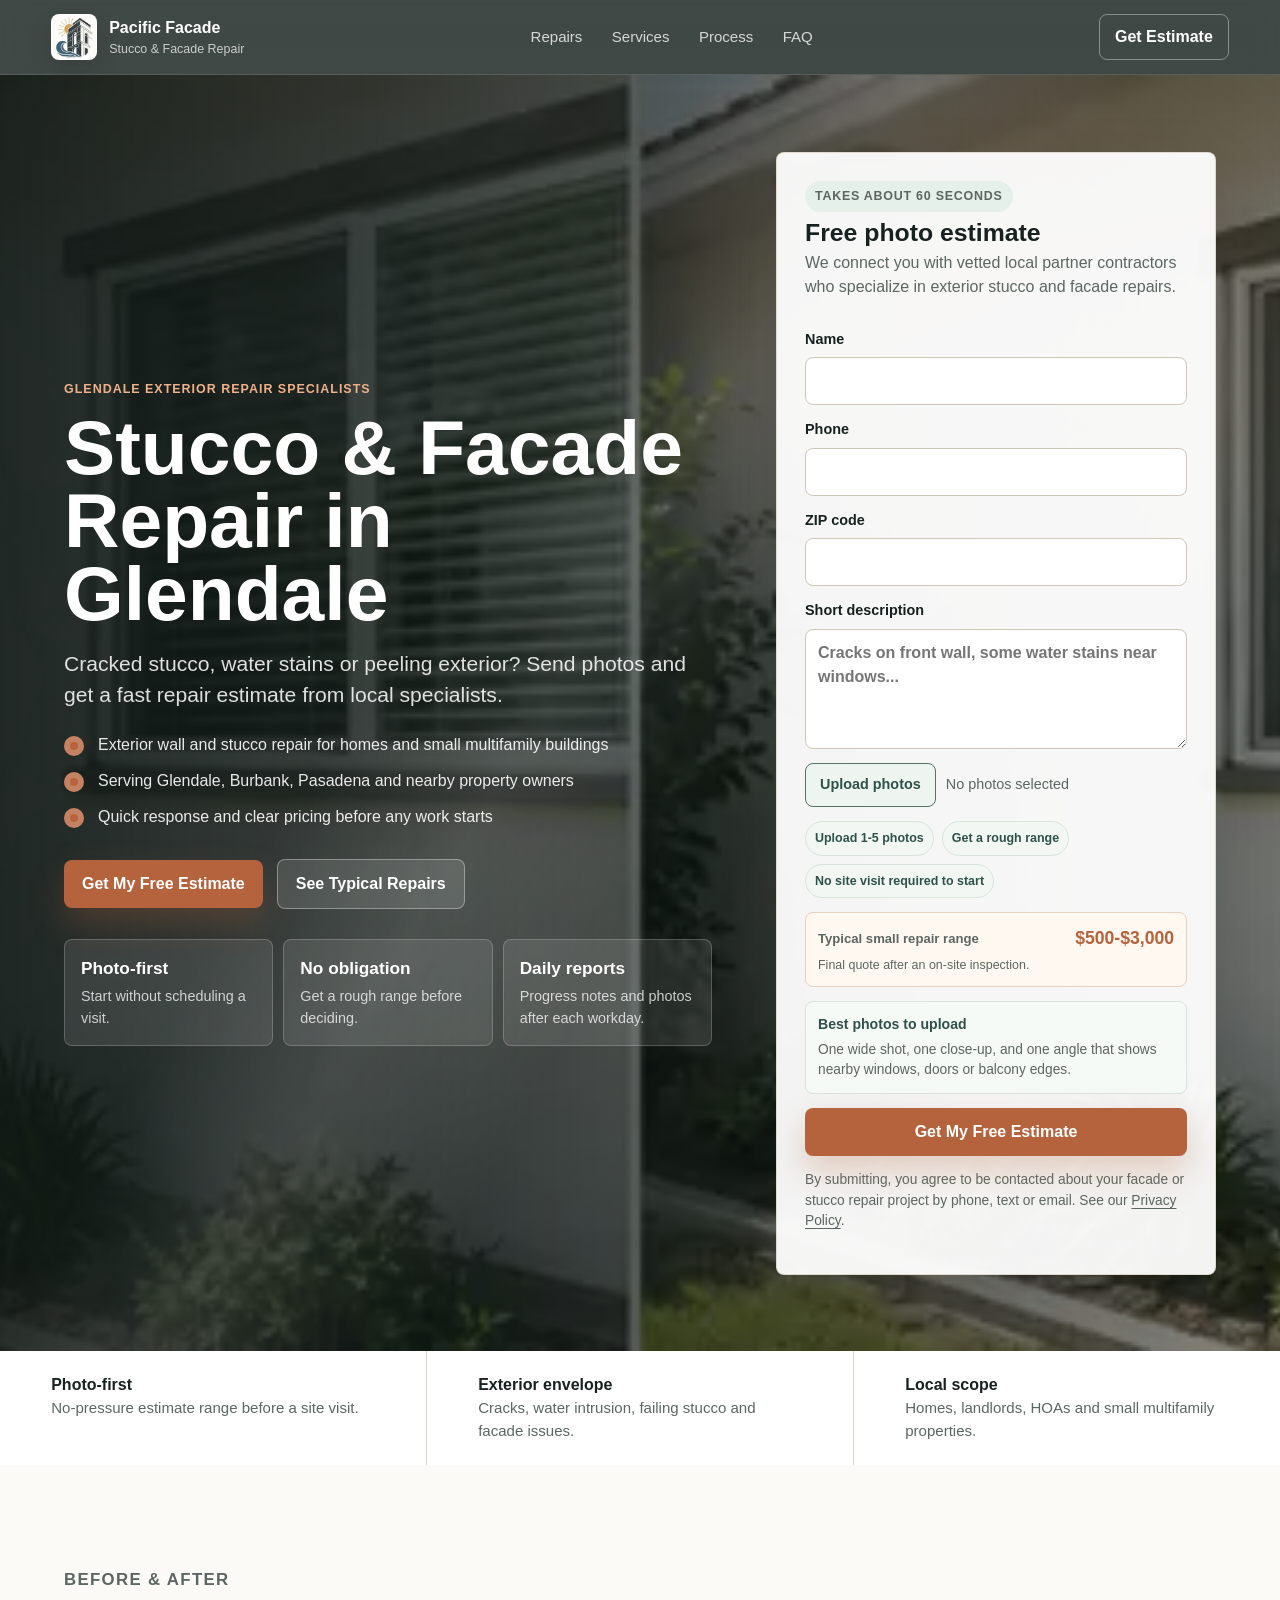
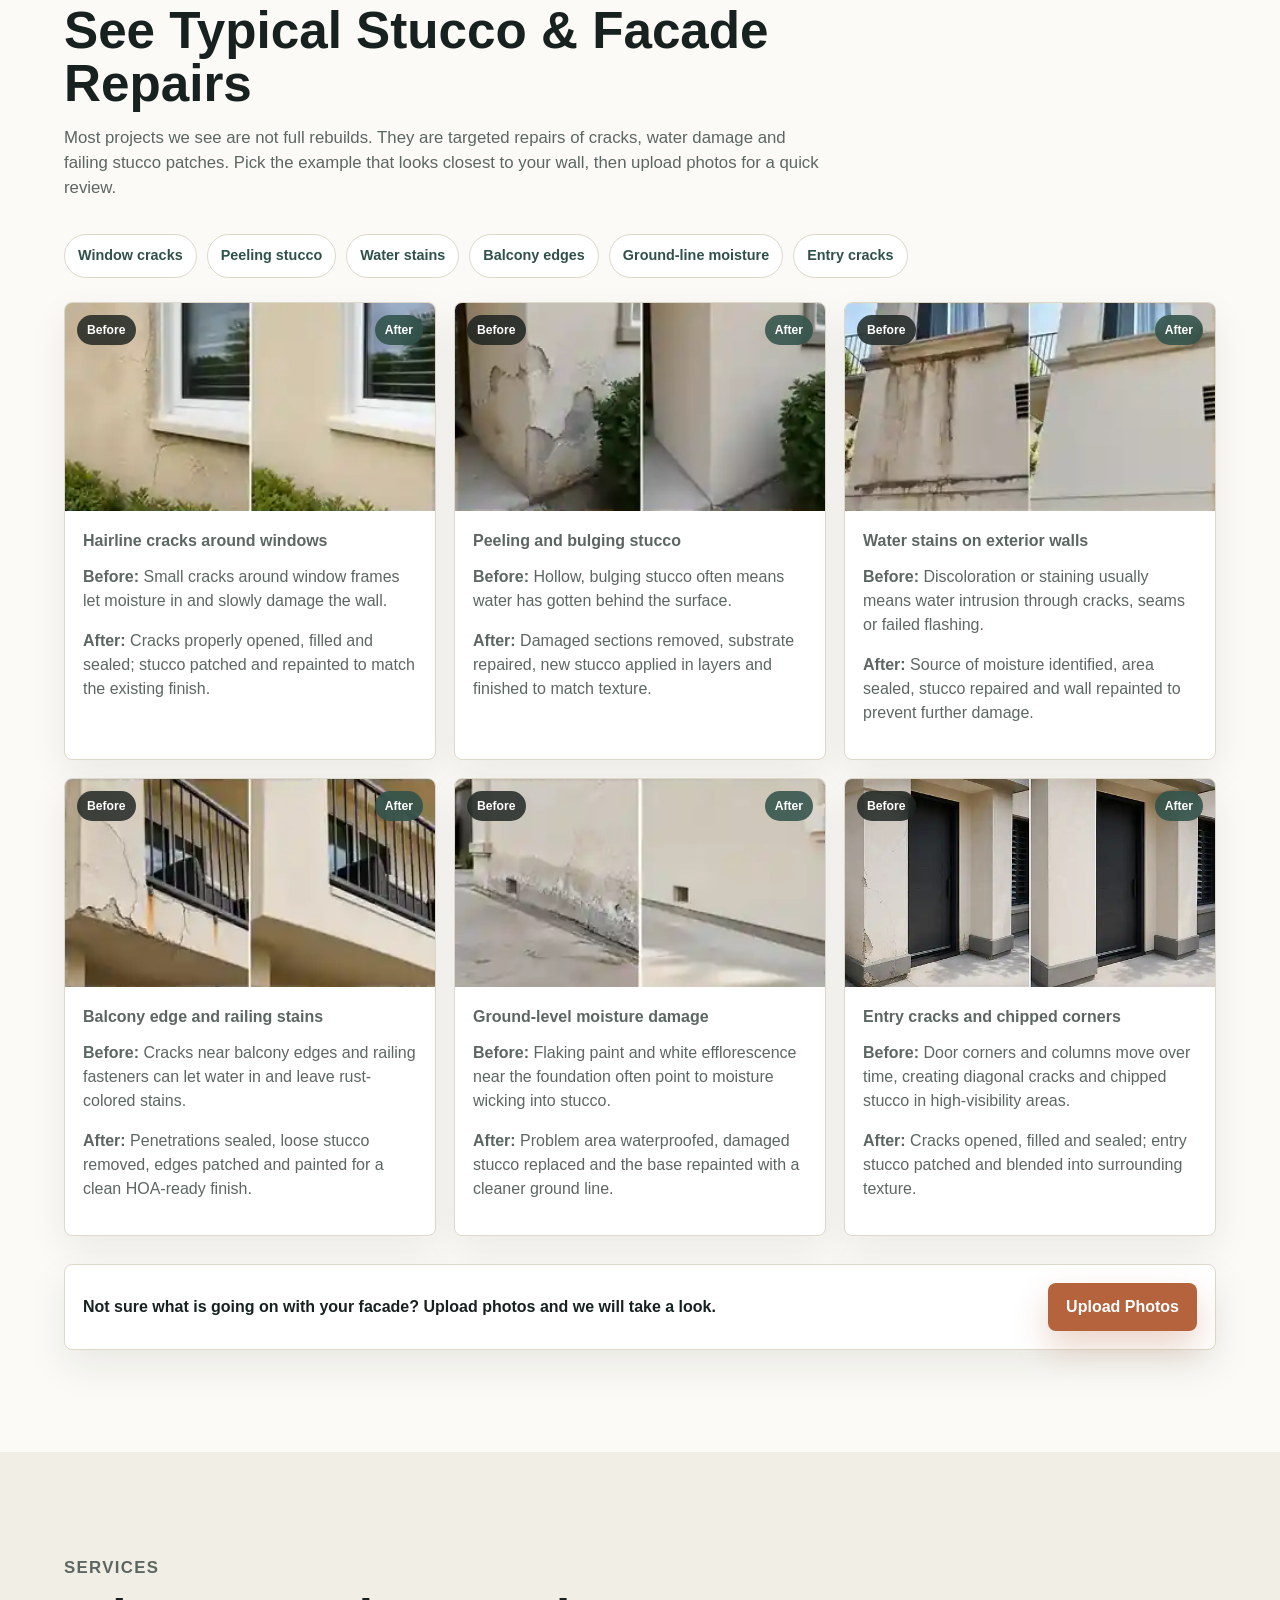
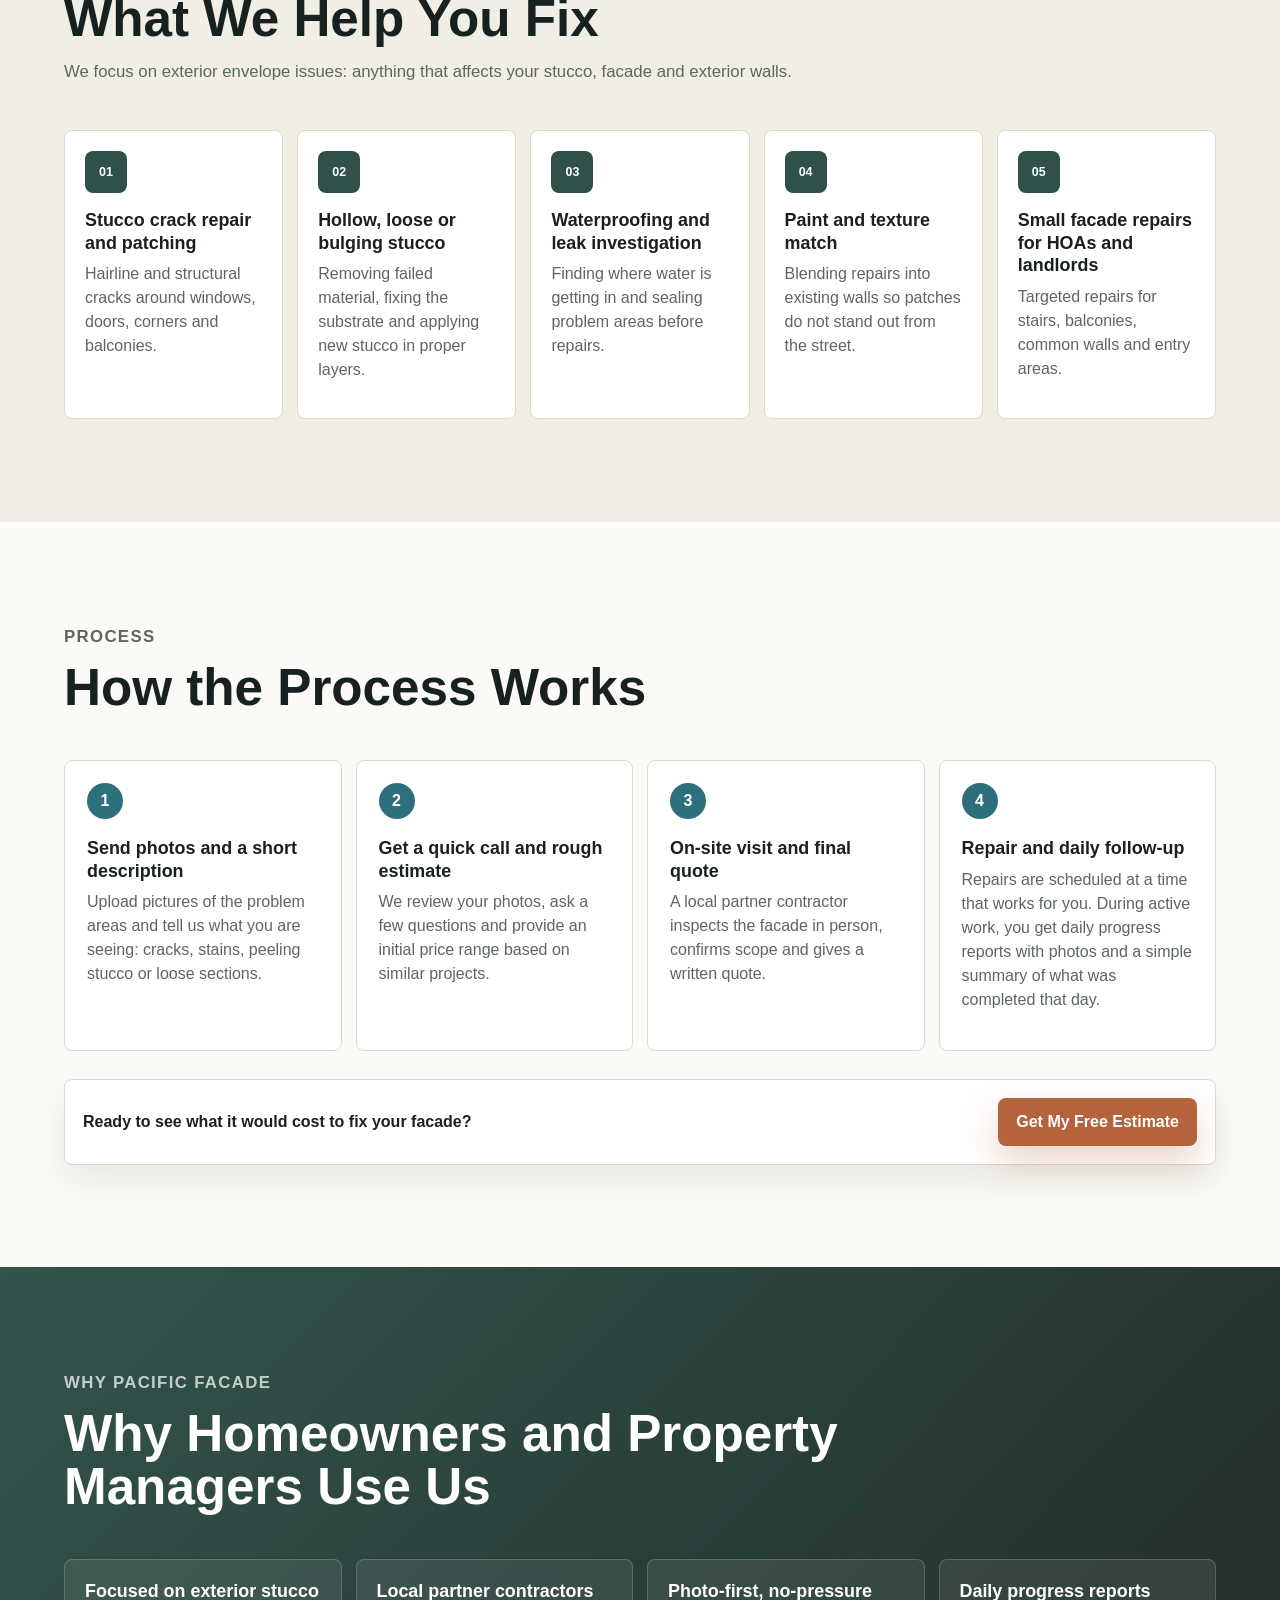
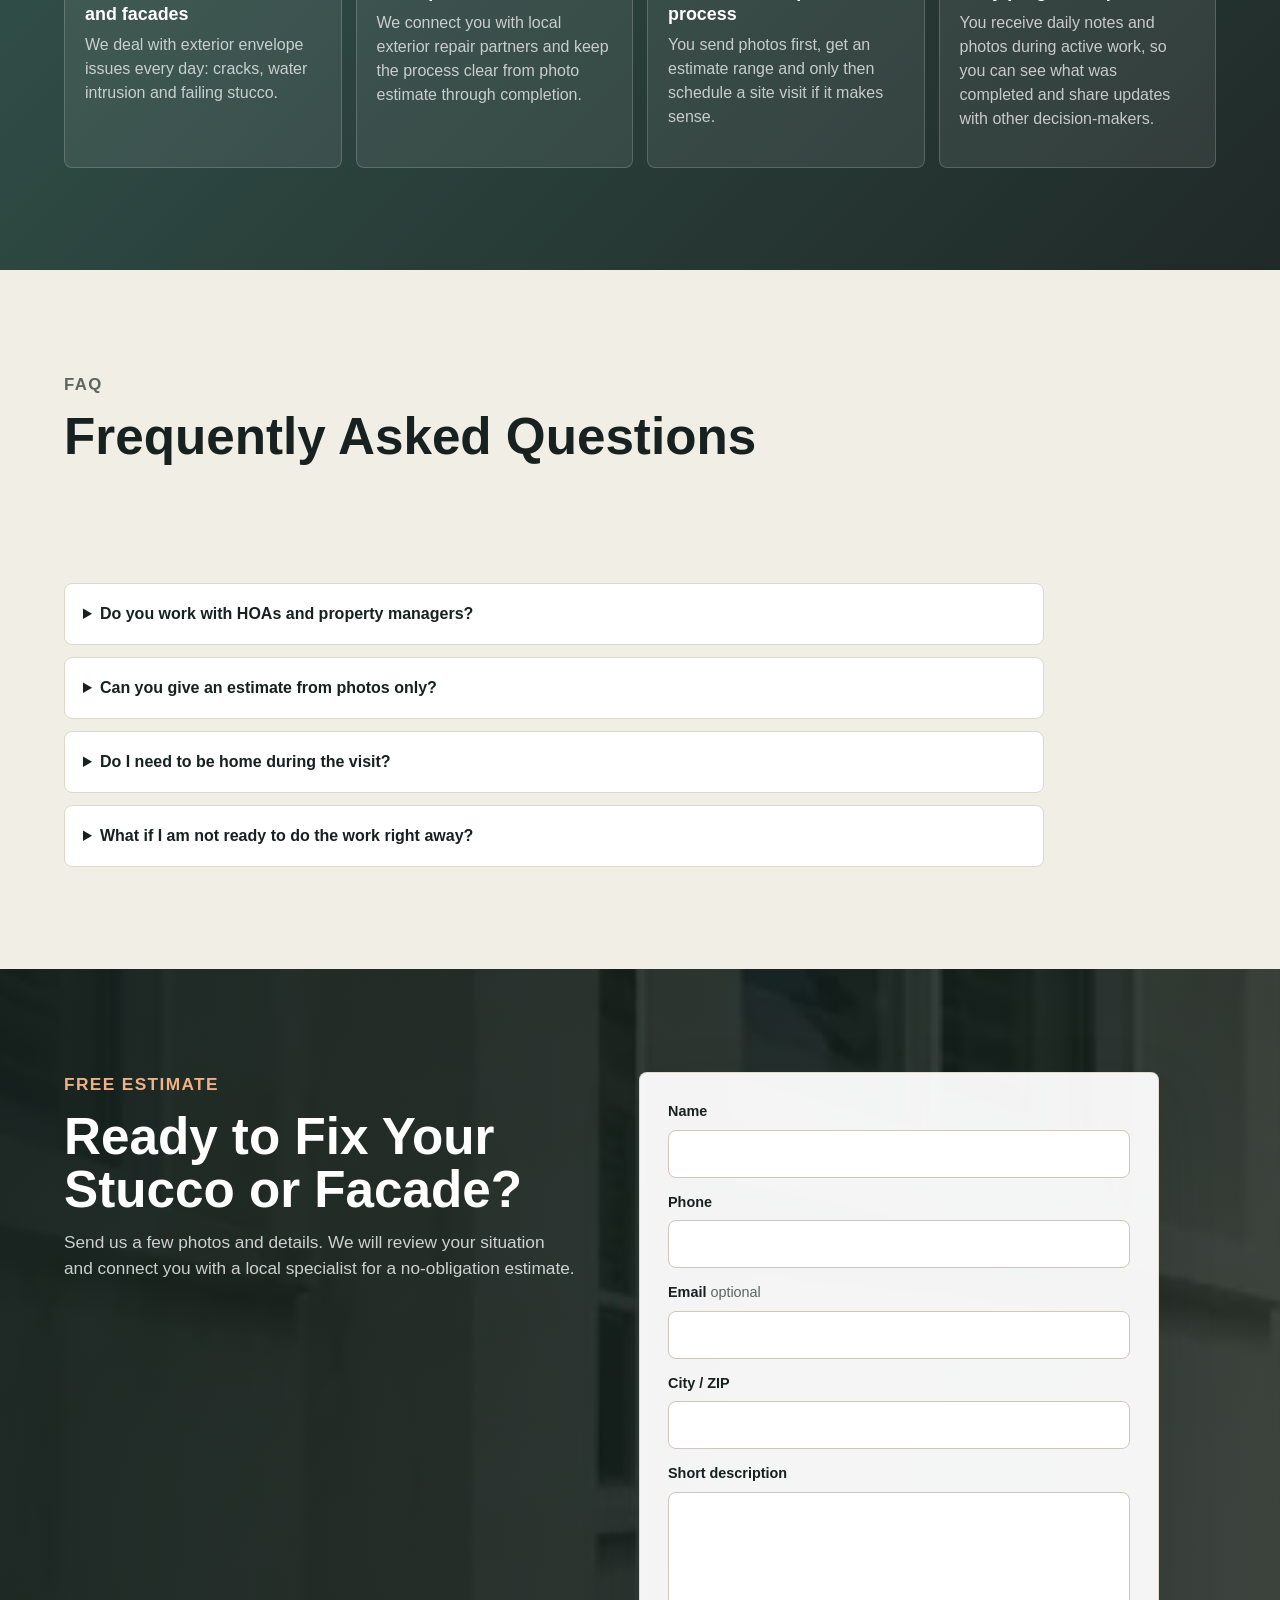
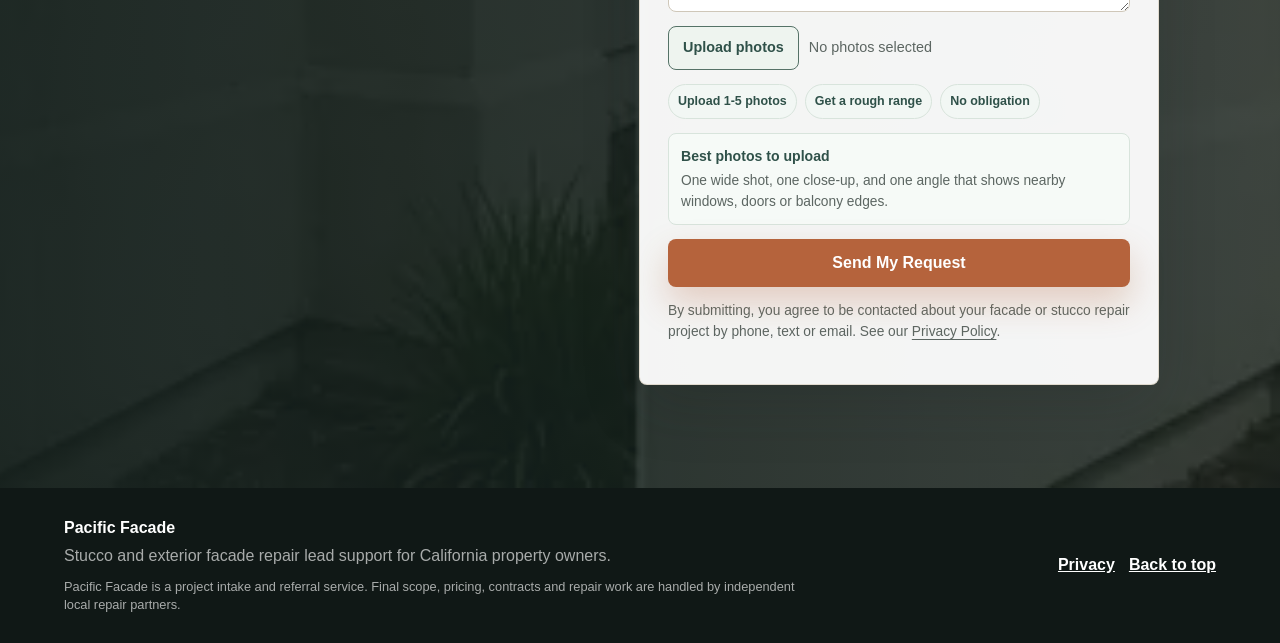
<file: index.html>
<!doctype html>
<html lang="en">
  <head>
    <!-- Google Tag Manager -->
    <script>(function(w,d,s,l,i){w[l]=w[l]||[];w[l].push({'gtm.start':
    new Date().getTime(),event:'gtm.js'});var f=d.getElementsByTagName(s)[0],
    j=d.createElement(s),dl=l!='dataLayer'?'&l='+l:'';j.async=true;j.src=
    'https://www.googletagmanager.com/gtm.js?id='+i+dl;f.parentNode.insertBefore(j,f);
    })(window,document,'script','dataLayer','GTM-TNQ2K6FK');</script>
    <!-- End Google Tag Manager -->
    <meta charset="utf-8">
    <meta name="viewport" content="width=device-width, initial-scale=1">
    <title>Pacific Facade | Stucco & Facade Repair in Glendale</title>
    <meta name="description" content="Cracked stucco, water stains, or peeling exterior? Send photos and get a fast stucco and facade repair estimate from local specialists in Glendale and nearby areas.">
    <link rel="icon" type="image/svg+xml" href="assets/favicon.svg">
    <link rel="stylesheet" href="styles.css">
    <link rel="stylesheet" href="overrides.css">
  </head>
  <body>
    <!-- Google Tag Manager (noscript) -->
    <noscript><iframe src="https://www.googletagmanager.com/ns.html?id=GTM-TNQ2K6FK"
    height="0" width="0" style="display:none;visibility:hidden"></iframe></noscript>
    <!-- End Google Tag Manager (noscript) -->
    <header class="site-header" aria-label="Main navigation">
      <a class="brand" href="#top" aria-label="Pacific Facade home">
        <span class="brand-logo-wrap" aria-hidden="true">
          <img class="brand-logo" src="assets/pacific-facade-mark.webp" alt="">
        </span>
        <span>
          <strong>Pacific Facade</strong>
          <small>Stucco &amp; Facade Repair</small>
        </span>
      </a>
      <nav class="nav-links" aria-label="Page sections">
        <a href="#repairs">Repairs</a>
        <a href="#services">Services</a>
        <a href="#process">Process</a>
        <a href="#faq">FAQ</a>
      </nav>
      <a class="header-cta" href="#estimate">Get Estimate</a>
    </header>

    <main id="top">
      <section class="hero">
        <div class="hero-content">
          <p class="eyebrow">Glendale exterior repair specialists</p>
          <h1>Stucco &amp; Facade Repair in Glendale</h1>
          <p class="hero-subtitle">Cracked stucco, water stains or peeling exterior? Send photos and get a fast repair estimate from local specialists.</p>
          <ul class="hero-points" aria-label="Key benefits">
            <li>Exterior wall and stucco repair for homes and small multifamily buildings</li>
            <li>Serving Glendale, Burbank, Pasadena and nearby property owners</li>
            <li>Quick response and clear pricing before any work starts</li>
          </ul>
          <div class="hero-actions">
            <a class="button button-primary" href="#estimate">Get My Free Estimate</a>
            <a class="button button-secondary" href="#repairs">See Typical Repairs</a>
          </div>
          <div class="hero-trust" aria-label="Estimate advantages">
            <div>
              <strong>Photo-first</strong>
              <span>Start without scheduling a visit.</span>
            </div>
            <div>
              <strong>No obligation</strong>
              <span>Get a rough range before deciding.</span>
            </div>
            <div>
              <strong>Daily reports</strong>
              <span>Progress notes and photos after each workday.</span>
            </div>
          </div>
        </div>

        <form class="lead-form hero-form" id="estimate" data-lead-form data-source="hero">
          <div class="form-heading">
            <p class="form-kicker">Takes about 60 seconds</p>
            <h2>Free photo estimate</h2>
            <p>We connect you with vetted local partner contractors who specialize in exterior stucco and facade repairs.</p>
          </div>
          <label>
            <span>Name</span>
            <input type="text" name="name" autocomplete="name" required>
          </label>
          <label>
            <span>Phone</span>
            <input type="tel" name="phone" autocomplete="tel" required>
          </label>
          <label>
            <span>ZIP code</span>
            <input type="text" name="zip" inputmode="numeric" autocomplete="postal-code" required>
          </label>
          <label>
            <span>Short description</span>
            <textarea name="description" rows="4" placeholder="Cracks on front wall, some water stains near windows..." required></textarea>
          </label>
          <label class="file-control">
            <input type="file" name="photos" accept="image/*" multiple>
            <span class="file-button">Upload photos</span>
            <span class="file-name" data-file-name>No photos selected</span>
          </label>
          <div class="form-perks" aria-label="Form benefits">
            <span>Upload 1-5 photos</span>
            <span>Get a rough range</span>
            <span>No site visit required to start</span>
          </div>
          <div class="estimate-snapshot" aria-label="Typical repair range">
            <span>Typical small repair range</span>
            <strong>$500-$3,000</strong>
            <small>Final quote after an on-site inspection.</small>
          </div>
          <div class="photo-guide" aria-label="Recommended photos">
            <strong>Best photos to upload</strong>
            <span>One wide shot, one close-up, and one angle that shows nearby windows, doors or balcony edges.</span>
          </div>
          <button class="button button-primary form-submit" type="submit">Get My Free Estimate</button>
          <p class="form-note">By submitting, you agree to be contacted about your facade or stucco repair project by phone, text or email. See our <a href="privacy.html">Privacy Policy</a>.</p>
          <p class="form-status" role="status" aria-live="polite"></p>
        </form>
      </section>

      <section class="proof-strip" aria-label="Project proof points">
        <div>
          <strong>Photo-first</strong>
          <span>No-pressure estimate range before a site visit.</span>
        </div>
        <div>
          <strong>Exterior envelope</strong>
          <span>Cracks, water intrusion, failing stucco and facade issues.</span>
        </div>
        <div>
          <strong>Local scope</strong>
          <span>Homes, landlords, HOAs and small multifamily properties.</span>
        </div>
      </section>

      <section class="section" id="repairs">
        <div class="section-heading">
          <p class="eyebrow">Before &amp; after</p>
          <h2>See Typical Stucco &amp; Facade Repairs</h2>
          <p>Most projects we see are not full rebuilds. They are targeted repairs of cracks, water damage and failing stucco patches. Pick the example that looks closest to your wall, then upload photos for a quick review.</p>
        </div>
        <div class="issue-strip" aria-label="Common stucco and facade issues">
          <a href="#repair-window-cracks">Window cracks</a>
          <a href="#repair-peeling-stucco">Peeling stucco</a>
          <a href="#repair-water-stains">Water stains</a>
          <a href="#repair-balcony-edge">Balcony edges</a>
          <a href="#repair-foundation-moisture">Ground-line moisture</a>
          <a href="#repair-entry-cracks">Entry cracks</a>
        </div>
        <div class="repair-grid">
          <article class="repair-card" id="repair-window-cracks">
            <div class="repair-media">
              <div class="repair-photo repair-photo-window" role="img" aria-label="Before and after stucco cracks repaired around a window"></div>
              <span class="before-badge">Before</span>
              <span class="after-badge">After</span>
            </div>
            <div class="card-body">
              <p class="card-label">Hairline cracks around windows</p>
              <p><strong>Before:</strong> Small cracks around window frames let moisture in and slowly damage the wall.</p>
              <p><strong>After:</strong> Cracks properly opened, filled and sealed; stucco patched and repainted to match the existing finish.</p>
            </div>
          </article>
          <article class="repair-card" id="repair-peeling-stucco">
            <div class="repair-media">
              <div class="repair-photo repair-photo-peeling" role="img" aria-label="Before and after peeling stucco repaired on an exterior corner"></div>
              <span class="before-badge">Before</span>
              <span class="after-badge">After</span>
            </div>
            <div class="card-body">
              <p class="card-label">Peeling and bulging stucco</p>
              <p><strong>Before:</strong> Hollow, bulging stucco often means water has gotten behind the surface.</p>
              <p><strong>After:</strong> Damaged sections removed, substrate repaired, new stucco applied in layers and finished to match texture.</p>
            </div>
          </article>
          <article class="repair-card" id="repair-water-stains">
            <div class="repair-media">
              <div class="repair-photo repair-photo-water" role="img" aria-label="Before and after water stains repaired on exterior stucco"></div>
              <span class="before-badge">Before</span>
              <span class="after-badge">After</span>
            </div>
            <div class="card-body">
              <p class="card-label">Water stains on exterior walls</p>
              <p><strong>Before:</strong> Discoloration or staining usually means water intrusion through cracks, seams or failed flashing.</p>
              <p><strong>After:</strong> Source of moisture identified, area sealed, stucco repaired and wall repainted to prevent further damage.</p>
            </div>
          </article>
          <article class="repair-card" id="repair-balcony-edge">
            <div class="repair-media">
              <div class="repair-photo repair-photo-balcony" role="img" aria-label="Before and after balcony edge stucco and rust stain repair"></div>
              <span class="before-badge">Before</span>
              <span class="after-badge">After</span>
            </div>
            <div class="card-body">
              <p class="card-label">Balcony edge and railing stains</p>
              <p><strong>Before:</strong> Cracks near balcony edges and railing fasteners can let water in and leave rust-colored stains.</p>
              <p><strong>After:</strong> Penetrations sealed, loose stucco removed, edges patched and painted for a clean HOA-ready finish.</p>
            </div>
          </article>
          <article class="repair-card" id="repair-foundation-moisture">
            <div class="repair-media">
              <div class="repair-photo repair-photo-foundation" role="img" aria-label="Before and after ground-level stucco moisture damage repair"></div>
              <span class="before-badge">Before</span>
              <span class="after-badge">After</span>
            </div>
            <div class="card-body">
              <p class="card-label">Ground-level moisture damage</p>
              <p><strong>Before:</strong> Flaking paint and white efflorescence near the foundation often point to moisture wicking into stucco.</p>
              <p><strong>After:</strong> Problem area waterproofed, damaged stucco replaced and the base repainted with a cleaner ground line.</p>
            </div>
          </article>
          <article class="repair-card" id="repair-entry-cracks">
            <div class="repair-media">
              <div class="repair-photo repair-photo-entry" role="img" aria-label="Before and after stucco cracks repaired around an entry door"></div>
              <span class="before-badge">Before</span>
              <span class="after-badge">After</span>
            </div>
            <div class="card-body">
              <p class="card-label">Entry cracks and chipped corners</p>
              <p><strong>Before:</strong> Door corners and columns move over time, creating diagonal cracks and chipped stucco in high-visibility areas.</p>
              <p><strong>After:</strong> Cracks opened, filled and sealed; entry stucco patched and blended into surrounding texture.</p>
            </div>
          </article>
        </div>
        <div class="inline-cta">
          <p>Not sure what is going on with your facade? Upload photos and we will take a look.</p>
          <a class="button button-primary" href="#estimate">Upload Photos</a>
        </div>
      </section>

      <section class="section muted" id="services">
        <div class="section-heading">
          <p class="eyebrow">Services</p>
          <h2>What We Help You Fix</h2>
          <p>We focus on exterior envelope issues: anything that affects your stucco, facade and exterior walls.</p>
        </div>
        <div class="service-grid">
          <article>
            <span class="icon" aria-hidden="true">01</span>
            <h3>Stucco crack repair and patching</h3>
            <p>Hairline and structural cracks around windows, doors, corners and balconies.</p>
          </article>
          <article>
            <span class="icon" aria-hidden="true">02</span>
            <h3>Hollow, loose or bulging stucco</h3>
            <p>Removing failed material, fixing the substrate and applying new stucco in proper layers.</p>
          </article>
          <article>
            <span class="icon" aria-hidden="true">03</span>
            <h3>Waterproofing and leak investigation</h3>
            <p>Finding where water is getting in and sealing problem areas before repairs.</p>
          </article>
          <article>
            <span class="icon" aria-hidden="true">04</span>
            <h3>Paint and texture match</h3>
            <p>Blending repairs into existing walls so patches do not stand out from the street.</p>
          </article>
          <article>
            <span class="icon" aria-hidden="true">05</span>
            <h3>Small facade repairs for HOAs and landlords</h3>
            <p>Targeted repairs for stairs, balconies, common walls and entry areas.</p>
          </article>
        </div>
      </section>

      <section class="section process" id="process">
        <div class="section-heading">
          <p class="eyebrow">Process</p>
          <h2>How the Process Works</h2>
        </div>
        <div class="timeline">
          <article>
            <span>1</span>
            <h3>Send photos and a short description</h3>
            <p>Upload pictures of the problem areas and tell us what you are seeing: cracks, stains, peeling stucco or loose sections.</p>
          </article>
          <article>
            <span>2</span>
            <h3>Get a quick call and rough estimate</h3>
            <p>We review your photos, ask a few questions and provide an initial price range based on similar projects.</p>
          </article>
          <article>
            <span>3</span>
            <h3>On-site visit and final quote</h3>
            <p>A local partner contractor inspects the facade in person, confirms scope and gives a written quote.</p>
          </article>
          <article>
            <span>4</span>
            <h3>Repair and daily follow-up</h3>
            <p>Repairs are scheduled at a time that works for you. During active work, you get daily progress reports with photos and a simple summary of what was completed that day.</p>
          </article>
        </div>
        <div class="inline-cta">
          <p>Ready to see what it would cost to fix your facade?</p>
          <a class="button button-primary" href="#estimate">Get My Free Estimate</a>
        </div>
      </section>

      <section class="section trust">
        <div class="section-heading">
          <p class="eyebrow">Why Pacific Facade</p>
          <h2>Why Homeowners and Property Managers Use Us</h2>
        </div>
        <div class="trust-grid">
          <article>
            <h3>Focused on exterior stucco and facades</h3>
            <p>We deal with exterior envelope issues every day: cracks, water intrusion and failing stucco.</p>
          </article>
          <article>
            <h3>Local partner contractors</h3>
            <p>We connect you with local exterior repair partners and keep the process clear from photo estimate through completion.</p>
          </article>
          <article>
            <h3>Photo-first, no-pressure process</h3>
            <p>You send photos first, get an estimate range and only then schedule a site visit if it makes sense.</p>
          </article>
          <article>
            <h3>Daily progress reports</h3>
            <p>You receive daily notes and photos during active work, so you can see what was completed and share updates with other decision-makers.</p>
          </article>
        </div>
      </section>

      <section class="section faq muted" id="faq">
        <div class="section-heading">
          <p class="eyebrow">FAQ</p>
          <h2>Frequently Asked Questions</h2>
        </div>
        <div class="faq-list">
          <details>
            <summary>How much does stucco or facade repair usually cost?</summary>
            <p>Most small stucco repairs and crack fixes for a single-family home fall somewhere between $500 and $3,000, depending on how many areas are affected and whether there is water damage behind the surface. Larger multifamily or HOA projects can cost more and usually require an on-site inspection for accurate pricing.</p>
          </details>
          <details>
            <summary>Do you work with HOAs and property managers?</summary>
            <p>Yes. Many of our projects come from HOAs, small multifamily owners and property managers who need targeted repairs with clear documentation and photos for their boards.</p>
          </details>
          <details>
            <summary>Can you give an estimate from photos only?</summary>
            <p>We can usually provide a rough range based on photos and your description. A firm quote requires a site visit to see what is happening behind the surface.</p>
          </details>
          <details>
            <summary>Do I need to be home during the visit?</summary>
            <p>For exterior inspections, access is often possible without you being present, as long as we can reach the areas that need to be checked.</p>
          </details>
          <details>
            <summary>What if I am not ready to do the work right away?</summary>
            <p>That is fine. Our goal is to help you understand the condition of your facade and what it would take to fix it, so you can plan ahead.</p>
          </details>
        </div>
      </section>

      <section class="section bottom-cta">
        <div class="bottom-copy">
          <p class="eyebrow">Free estimate</p>
          <h2>Ready to Fix Your Stucco or Facade?</h2>
          <p>Send us a few photos and details. We will review your situation and connect you with a local specialist for a no-obligation estimate.</p>
        </div>
        <form class="lead-form" data-lead-form data-source="bottom">
          <label>
            <span>Name</span>
            <input type="text" name="name" autocomplete="name" required>
          </label>
          <label>
            <span>Phone</span>
            <input type="tel" name="phone" autocomplete="tel" required>
          </label>
          <label>
            <span>Email <em>optional</em></span>
            <input type="email" name="email" autocomplete="email">
          </label>
          <label>
            <span>City / ZIP</span>
            <input type="text" name="cityZip" autocomplete="postal-code" required>
          </label>
          <label>
            <span>Short description</span>
            <textarea name="description" rows="4" required></textarea>
          </label>
          <label class="file-control">
            <input type="file" name="photos" accept="image/*" multiple>
            <span class="file-button">Upload photos</span>
            <span class="file-name" data-file-name>No photos selected</span>
          </label>
          <div class="form-perks" aria-label="Form benefits">
            <span>Upload 1-5 photos</span>
            <span>Get a rough range</span>
            <span>No obligation</span>
          </div>
          <div class="photo-guide" aria-label="Recommended photos">
            <strong>Best photos to upload</strong>
            <span>One wide shot, one close-up, and one angle that shows nearby windows, doors or balcony edges.</span>
          </div>
          <button class="button button-primary form-submit" type="submit">Send My Request</button>
          <p class="form-note">By submitting, you agree to be contacted about your facade or stucco repair project by phone, text or email. See our <a href="privacy.html">Privacy Policy</a>.</p>
          <p class="form-status" role="status" aria-live="polite"></p>
        </form>
      </section>
    </main>

    <a class="mobile-sticky-cta" href="#estimate" aria-label="Get a free stucco repair estimate">
      <strong>Get My Free Estimate</strong>
      <span>Upload photos in about 60 seconds</span>
    </a>

    <footer class="site-footer">
      <div>
        <strong>Pacific Facade</strong>
        <p>Stucco and exterior facade repair lead support for California property owners.</p>
        <p class="footer-disclaimer">Pacific Facade is a project intake and referral service. Final scope, pricing, contracts and repair work are handled by independent local repair partners.</p>
      </div>
      <nav class="footer-links" aria-label="Footer links">
        <a href="privacy.html">Privacy</a>
        <a href="#top">Back to top</a>
      </nav>
    </footer>

    <script src="script.js"></script>
  </body>
</html>
</file>
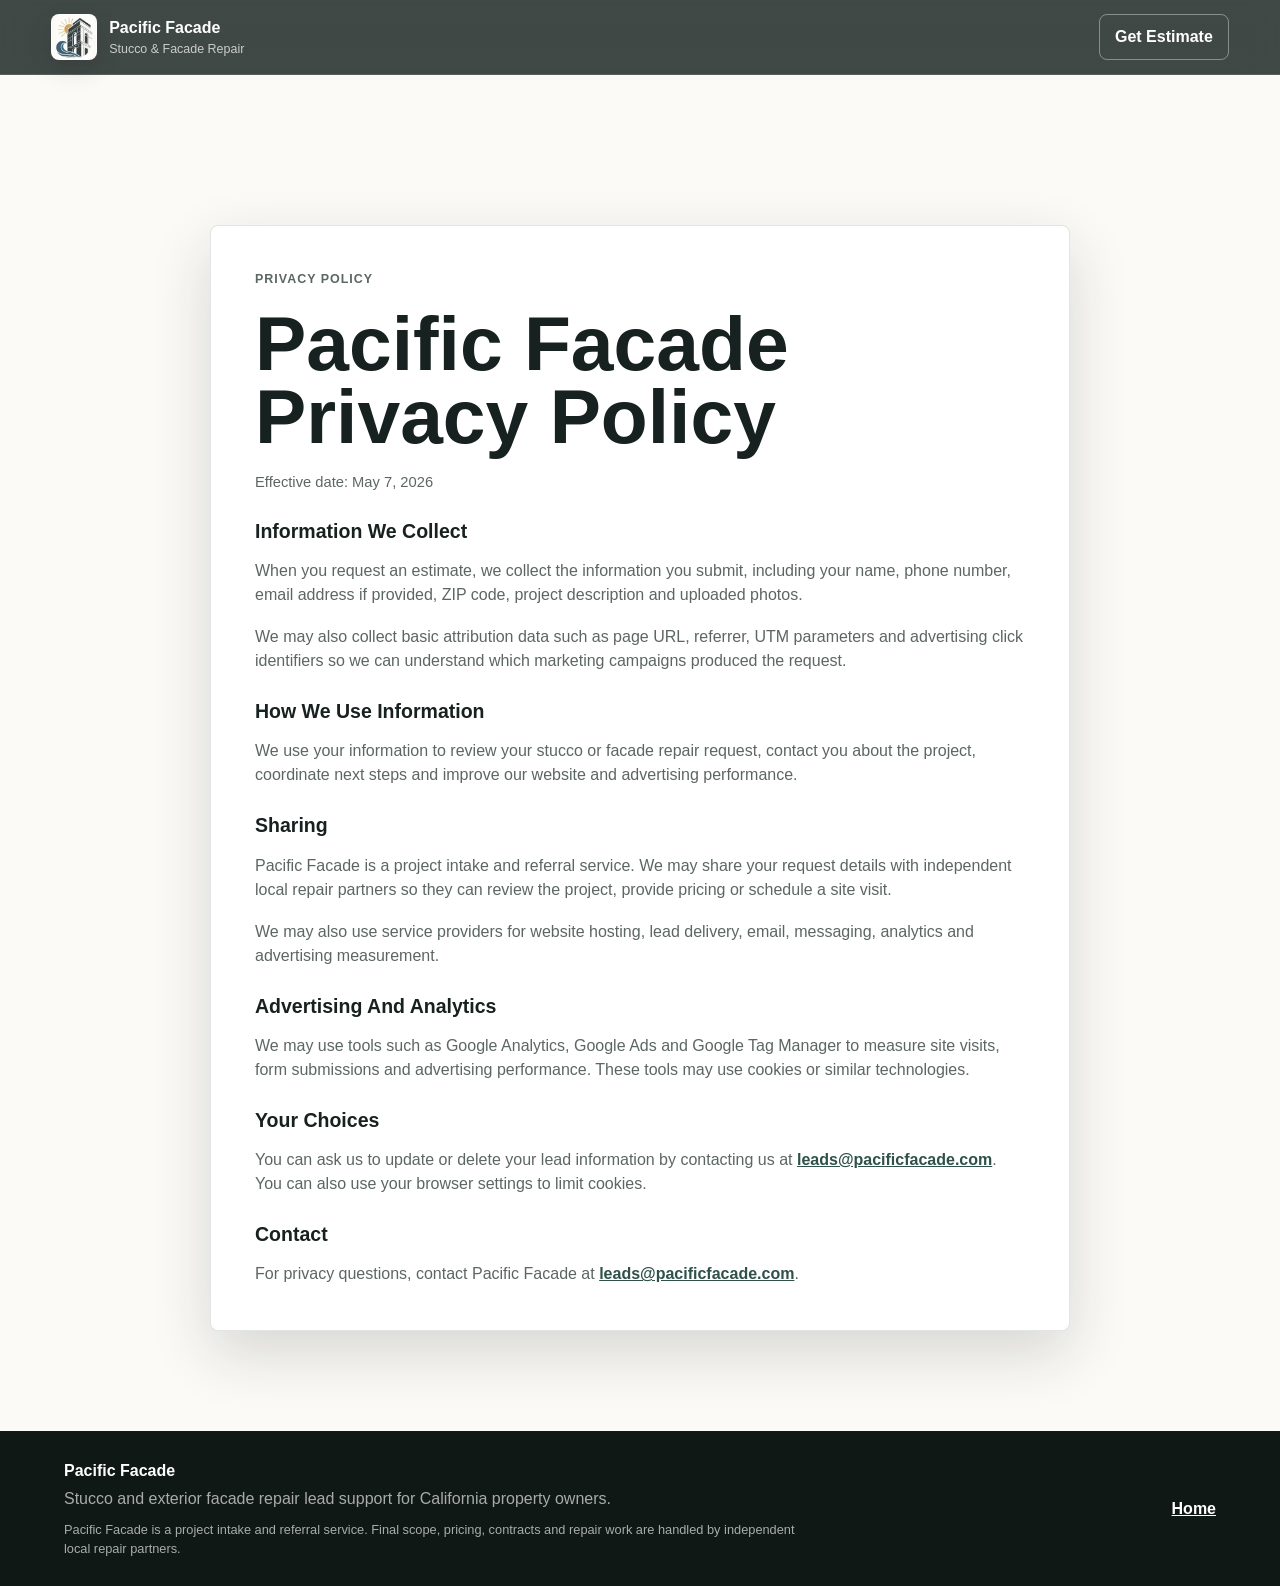
<file: privacy.html>
<!doctype html>
<html lang="en">
  <head>
    <!-- Google Tag Manager -->
    <script>(function(w,d,s,l,i){w[l]=w[l]||[];w[l].push({'gtm.start':
    new Date().getTime(),event:'gtm.js'});var f=d.getElementsByTagName(s)[0],
    j=d.createElement(s),dl=l!='dataLayer'?'&l='+l:'';j.async=true;j.src=
    'https://www.googletagmanager.com/gtm.js?id='+i+dl;f.parentNode.insertBefore(j,f);
    })(window,document,'script','dataLayer','GTM-TNQ2K6FK');</script>
    <!-- End Google Tag Manager -->
    <meta charset="utf-8">
    <meta name="viewport" content="width=device-width, initial-scale=1">
    <title>Privacy Policy | Pacific Facade</title>
    <meta name="description" content="Pacific Facade privacy policy for stucco and facade repair estimate requests.">
    <link rel="icon" type="image/svg+xml" href="assets/favicon.svg">
    <link rel="stylesheet" href="styles.css">
    <link rel="stylesheet" href="overrides.css">
  </head>
  <body class="simple-page">
    <!-- Google Tag Manager (noscript) -->
    <noscript><iframe src="https://www.googletagmanager.com/ns.html?id=GTM-TNQ2K6FK"
    height="0" width="0" style="display:none;visibility:hidden"></iframe></noscript>
    <!-- End Google Tag Manager (noscript) -->
    <header class="site-header" aria-label="Main navigation">
      <a class="brand" href="index.html" aria-label="Pacific Facade home">
        <span class="brand-logo-wrap" aria-hidden="true">
          <img class="brand-logo" src="assets/pacific-facade-mark.webp" alt="">
        </span>
        <span>
          <strong>Pacific Facade</strong>
          <small>Stucco &amp; Facade Repair</small>
        </span>
      </a>
      <a class="header-cta" href="index.html#estimate">Get Estimate</a>
    </header>

    <main class="simple-main">
      <article class="policy-content">
        <p class="eyebrow">Privacy Policy</p>
        <h1>Pacific Facade Privacy Policy</h1>
        <p class="policy-date">Effective date: May 7, 2026</p>

        <h2>Information We Collect</h2>
        <p>When you request an estimate, we collect the information you submit, including your name, phone number, email address if provided, ZIP code, project description and uploaded photos.</p>
        <p>We may also collect basic attribution data such as page URL, referrer, UTM parameters and advertising click identifiers so we can understand which marketing campaigns produced the request.</p>

        <h2>How We Use Information</h2>
        <p>We use your information to review your stucco or facade repair request, contact you about the project, coordinate next steps and improve our website and advertising performance.</p>

        <h2>Sharing</h2>
        <p>Pacific Facade is a project intake and referral service. We may share your request details with independent local repair partners so they can review the project, provide pricing or schedule a site visit.</p>
        <p>We may also use service providers for website hosting, lead delivery, email, messaging, analytics and advertising measurement.</p>

        <h2>Advertising And Analytics</h2>
        <p>We may use tools such as Google Analytics, Google Ads and Google Tag Manager to measure site visits, form submissions and advertising performance. These tools may use cookies or similar technologies.</p>

        <h2>Your Choices</h2>
        <p>You can ask us to update or delete your lead information by contacting us at <a href="mailto:leads@pacificfacade.com">leads@pacificfacade.com</a>. You can also use your browser settings to limit cookies.</p>

        <h2>Contact</h2>
        <p>For privacy questions, contact Pacific Facade at <a href="mailto:leads@pacificfacade.com">leads@pacificfacade.com</a>.</p>
      </article>
    </main>

    <footer class="site-footer">
      <div>
        <strong>Pacific Facade</strong>
        <p>Stucco and exterior facade repair lead support for California property owners.</p>
        <p class="footer-disclaimer">Pacific Facade is a project intake and referral service. Final scope, pricing, contracts and repair work are handled by independent local repair partners.</p>
      </div>
      <nav class="footer-links" aria-label="Footer links">
        <a href="index.html">Home</a>
      </nav>
    </footer>
  </body>
</html>
</file>
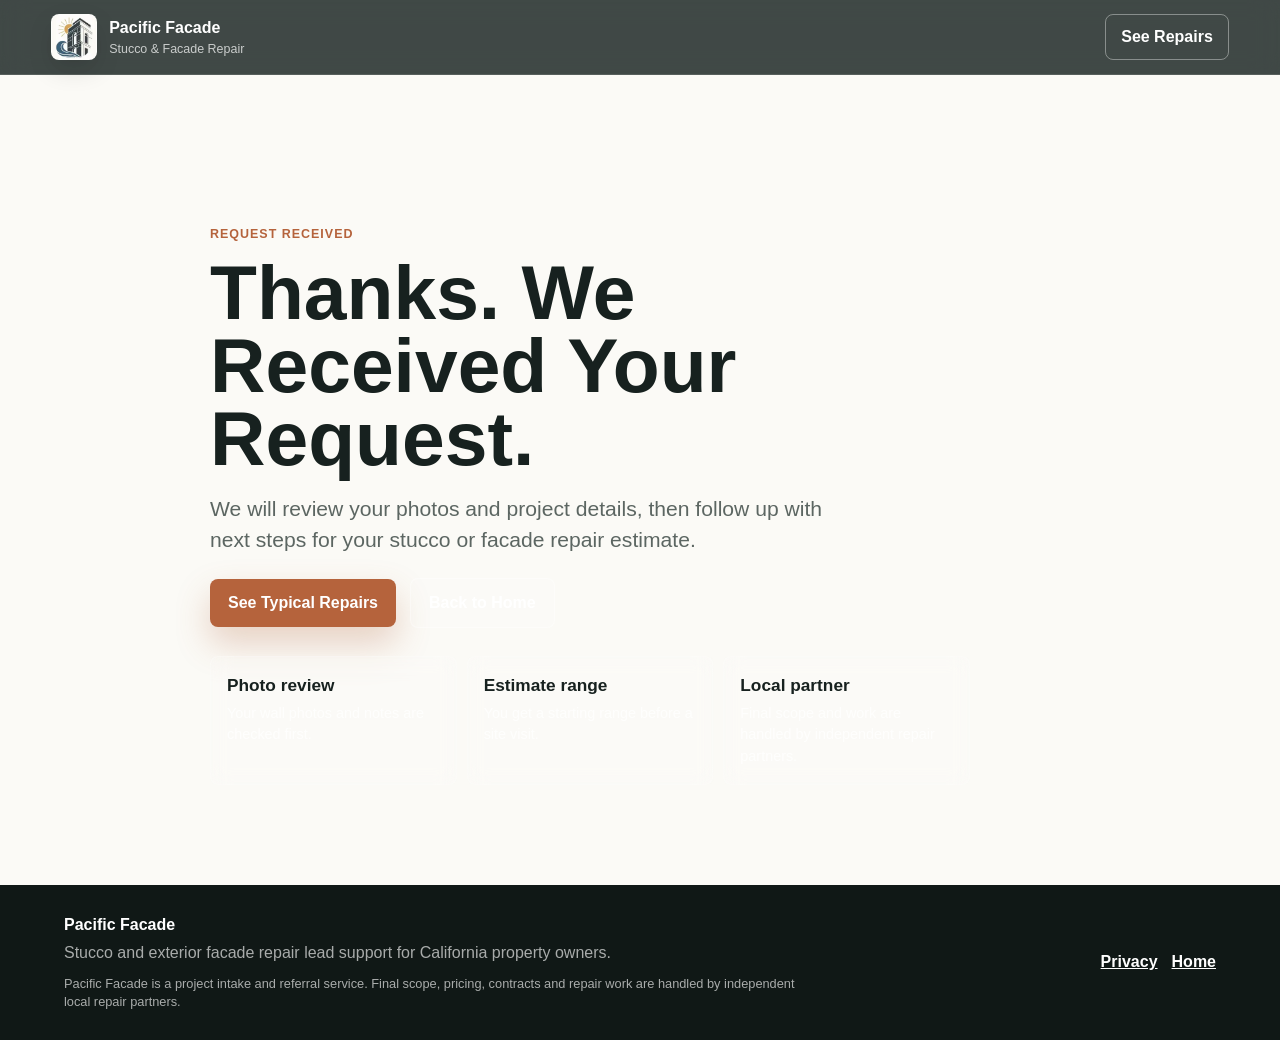
<file: thank-you.html>
<!doctype html>
<html lang="en">
  <head>
    <!-- Google Tag Manager -->
    <script>(function(w,d,s,l,i){w[l]=w[l]||[];w[l].push({'gtm.start':
    new Date().getTime(),event:'gtm.js'});var f=d.getElementsByTagName(s)[0],
    j=d.createElement(s),dl=l!='dataLayer'?'&l='+l:'';j.async=true;j.src=
    'https://www.googletagmanager.com/gtm.js?id='+i+dl;f.parentNode.insertBefore(j,f);
    })(window,document,'script','dataLayer','GTM-TNQ2K6FK');</script>
    <!-- End Google Tag Manager -->
    <meta charset="utf-8">
    <meta name="viewport" content="width=device-width, initial-scale=1">
    <meta name="robots" content="noindex, follow">
    <title>Request Received | Pacific Facade</title>
    <meta name="description" content="Thank you for sending your stucco or facade repair request to Pacific Facade.">
    <link rel="icon" type="image/svg+xml" href="assets/favicon.svg">
    <link rel="stylesheet" href="styles.css">
    <link rel="stylesheet" href="overrides.css">
    <script>
      window.dataLayer = window.dataLayer || [];
      window.dataLayer.push({ event: "pf_thank_you_view" });
    </script>
  </head>
  <body class="simple-page">
    <!-- Google Tag Manager (noscript) -->
    <noscript><iframe src="https://www.googletagmanager.com/ns.html?id=GTM-TNQ2K6FK"
    height="0" width="0" style="display:none;visibility:hidden"></iframe></noscript>
    <!-- End Google Tag Manager (noscript) -->
    <header class="site-header" aria-label="Main navigation">
      <a class="brand" href="index.html" aria-label="Pacific Facade home">
        <span class="brand-logo-wrap" aria-hidden="true">
          <img class="brand-logo" src="assets/pacific-facade-mark.webp" alt="">
        </span>
        <span>
          <strong>Pacific Facade</strong>
          <small>Stucco &amp; Facade Repair</small>
        </span>
      </a>
      <a class="header-cta" href="index.html#repairs">See Repairs</a>
    </header>

    <main class="simple-main">
      <section class="simple-hero">
        <p class="eyebrow">Request received</p>
        <h1>Thanks. We Received Your Request.</h1>
        <p class="hero-subtitle">We will review your photos and project details, then follow up with next steps for your stucco or facade repair estimate.</p>
        <div class="hero-actions">
          <a class="button button-primary" href="index.html#repairs">See Typical Repairs</a>
          <a class="button button-secondary" href="index.html">Back to Home</a>
        </div>
        <div class="hero-trust" aria-label="What happens next">
          <div><strong>Photo review</strong><span>Your wall photos and notes are checked first.</span></div>
          <div><strong>Estimate range</strong><span>You get a starting range before a site visit.</span></div>
          <div><strong>Local partner</strong><span>Final scope and work are handled by independent repair partners.</span></div>
        </div>
      </section>
    </main>

    <footer class="site-footer">
      <div>
        <strong>Pacific Facade</strong>
        <p>Stucco and exterior facade repair lead support for California property owners.</p>
        <p class="footer-disclaimer">Pacific Facade is a project intake and referral service. Final scope, pricing, contracts and repair work are handled by independent local repair partners.</p>
      </div>
      <nav class="footer-links" aria-label="Footer links">
        <a href="privacy.html">Privacy</a>
        <a href="index.html">Home</a>
      </nav>
    </footer>
  </body>
</html>
</file>
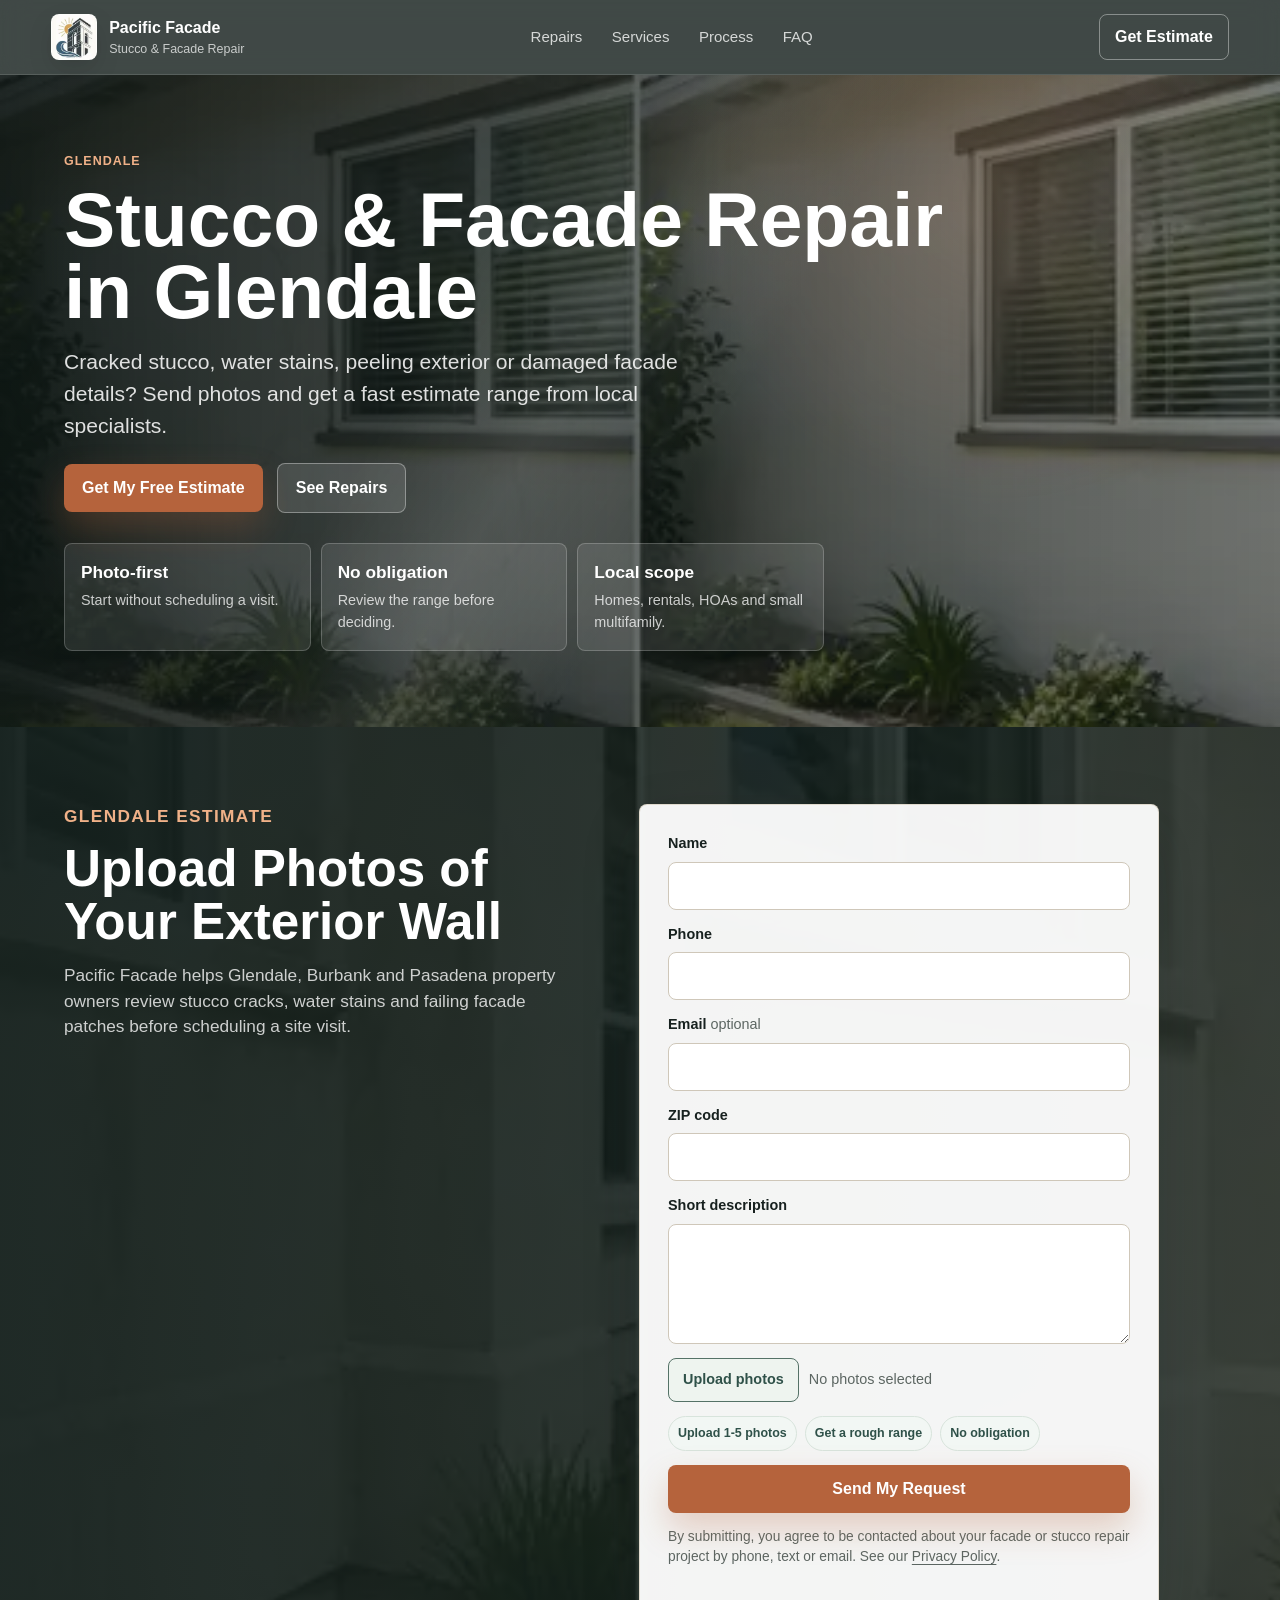
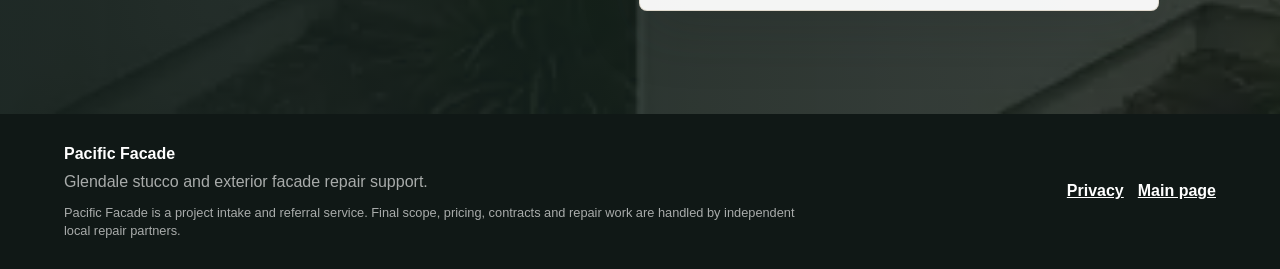
<file: locations/glendale.html>
<!doctype html>
<html lang="en">
  <head>
    <!-- Google Tag Manager -->
    <script>(function(w,d,s,l,i){w[l]=w[l]||[];w[l].push({'gtm.start':
    new Date().getTime(),event:'gtm.js'});var f=d.getElementsByTagName(s)[0],
    j=d.createElement(s),dl=l!='dataLayer'?'&l='+l:'';j.async=true;j.src=
    'https://www.googletagmanager.com/gtm.js?id='+i+dl;f.parentNode.insertBefore(j,f);
    })(window,document,'script','dataLayer','GTM-TNQ2K6FK');</script>
    <!-- End Google Tag Manager -->
    <meta charset="utf-8">
    <meta name="viewport" content="width=device-width, initial-scale=1">
    <title>Stucco & Facade Repair in Glendale | Pacific Facade</title>
    <meta name="description" content="Send photos for a Glendale stucco and facade repair estimate. Pacific Facade helps property owners in Glendale and nearby areas with exterior cracks, water stains and peeling stucco.">
    <link rel="icon" type="image/svg+xml" href="../assets/favicon.svg">
    <link rel="stylesheet" href="../styles.css">
    <link rel="stylesheet" href="../overrides.css">
  </head>
  <body>
    <!-- Google Tag Manager (noscript) -->
    <noscript><iframe src="https://www.googletagmanager.com/ns.html?id=GTM-TNQ2K6FK"
    height="0" width="0" style="display:none;visibility:hidden"></iframe></noscript>
    <!-- End Google Tag Manager (noscript) -->
    <header class="site-header">
      <a class="brand" href="../index.html">
        <span class="brand-logo-wrap" aria-hidden="true">
          <img class="brand-logo" src="../assets/pacific-facade-mark.webp" alt="">
        </span>
        <span><strong>Pacific Facade</strong><small>Stucco &amp; Facade Repair</small></span>
      </a>
      <nav class="nav-links">
        <a href="../index.html#repairs">Repairs</a>
        <a href="../index.html#services">Services</a>
        <a href="../index.html#process">Process</a>
        <a href="../index.html#faq">FAQ</a>
      </nav>
      <a class="header-cta" href="#estimate">Get Estimate</a>
    </header>

    <main>
      <section class="hero location-hero">
        <div class="hero-content">
          <p class="eyebrow">Glendale</p>
          <h1>Stucco &amp; Facade Repair in Glendale</h1>
          <p class="hero-subtitle">Cracked stucco, water stains, peeling exterior or damaged facade details? Send photos and get a fast estimate range from local specialists.</p>
          <div class="hero-actions">
            <a class="button button-primary" href="#estimate">Get My Free Estimate</a>
            <a class="button button-secondary" href="../index.html#repairs">See Repairs</a>
          </div>
          <div class="hero-trust" aria-label="Estimate advantages">
            <div><strong>Photo-first</strong><span>Start without scheduling a visit.</span></div>
            <div><strong>No obligation</strong><span>Review the range before deciding.</span></div>
            <div><strong>Local scope</strong><span>Homes, rentals, HOAs and small multifamily.</span></div>
          </div>
        </div>
      </section>

      <section class="section compact-section bottom-cta" id="estimate">
        <div class="bottom-copy">
          <p class="eyebrow">Glendale estimate</p>
          <h2>Upload Photos of Your Exterior Wall</h2>
          <p>Pacific Facade helps Glendale, Burbank and Pasadena property owners review stucco cracks, water stains and failing facade patches before scheduling a site visit.</p>
        </div>
        <form class="lead-form" data-lead-form data-source="glendale">
          <label><span>Name</span><input type="text" name="name" autocomplete="name" required></label>
          <label><span>Phone</span><input type="tel" name="phone" autocomplete="tel" required></label>
          <label><span>Email <em>optional</em></span><input type="email" name="email" autocomplete="email"></label>
          <label><span>ZIP code</span><input type="text" name="zip" autocomplete="postal-code" required></label>
          <label><span>Short description</span><textarea name="description" rows="4" required></textarea></label>
          <label class="file-control">
            <input type="file" name="photos" accept="image/*" multiple>
            <span class="file-button">Upload photos</span>
            <span class="file-name" data-file-name>No photos selected</span>
          </label>
          <div class="form-perks" aria-label="Form benefits">
            <span>Upload 1-5 photos</span>
            <span>Get a rough range</span>
            <span>No obligation</span>
          </div>
          <button class="button button-primary form-submit" type="submit">Send My Request</button>
          <p class="form-note">By submitting, you agree to be contacted about your facade or stucco repair project by phone, text or email. See our <a href="../privacy.html">Privacy Policy</a>.</p>
          <p class="form-status" role="status" aria-live="polite"></p>
        </form>
      </section>
    </main>

    <a class="mobile-sticky-cta" href="#estimate" aria-label="Get a free stucco repair estimate">
      <strong>Get My Free Estimate</strong>
      <span>Upload photos in about 60 seconds</span>
    </a>

    <footer class="site-footer">
      <div>
        <strong>Pacific Facade</strong>
        <p>Glendale stucco and exterior facade repair support.</p>
        <p class="footer-disclaimer">Pacific Facade is a project intake and referral service. Final scope, pricing, contracts and repair work are handled by independent local repair partners.</p>
      </div>
      <nav class="footer-links" aria-label="Footer links">
        <a href="../privacy.html">Privacy</a>
        <a href="../index.html">Main page</a>
      </nav>
    </footer>
    <script src="../script.js"></script>
  </body>
</html>
</file>
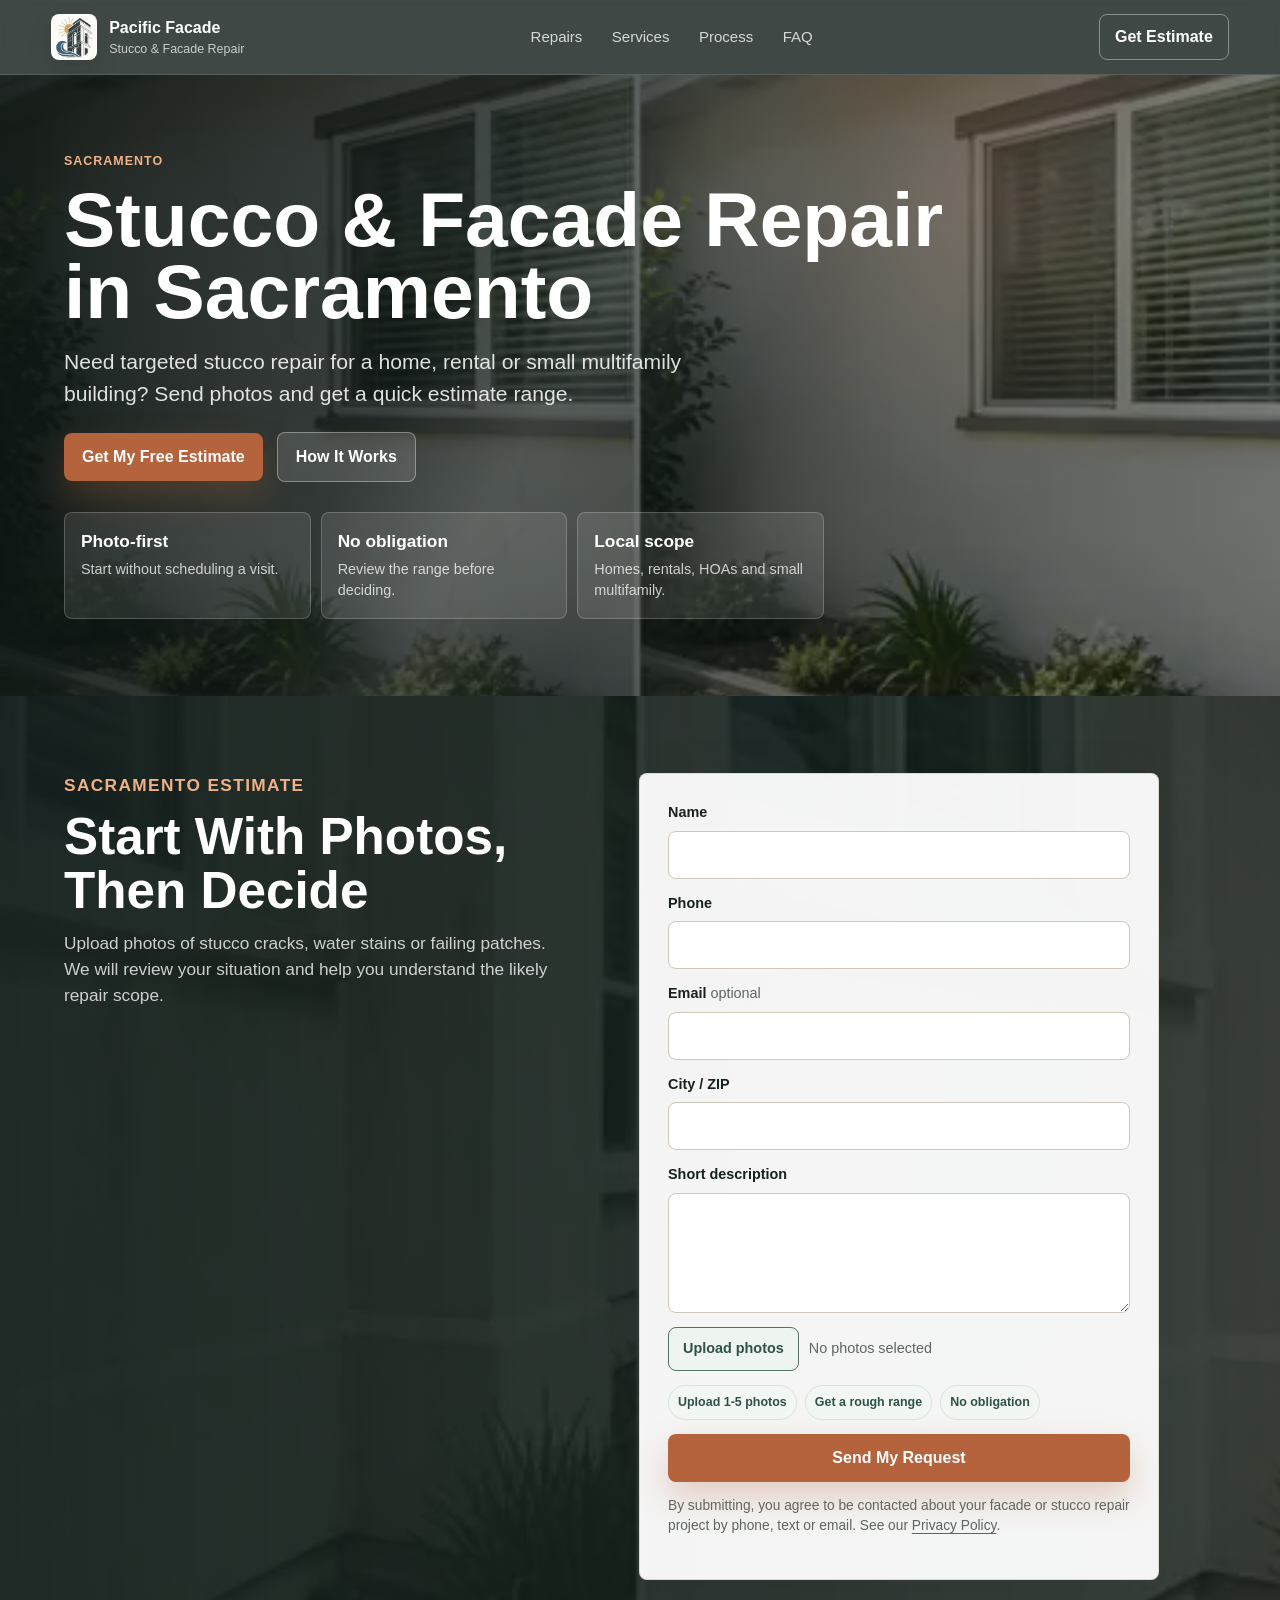
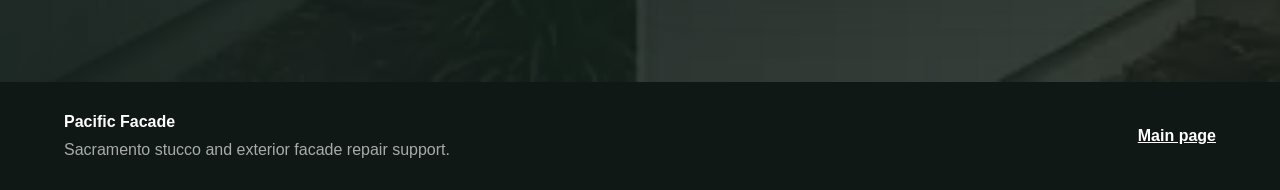
<file: locations/sacramento.html>
<!doctype html>
<html lang="en">
  <head>
    <!-- Google Tag Manager -->
    <script>(function(w,d,s,l,i){w[l]=w[l]||[];w[l].push({'gtm.start':
    new Date().getTime(),event:'gtm.js'});var f=d.getElementsByTagName(s)[0],
    j=d.createElement(s),dl=l!='dataLayer'?'&l='+l:'';j.async=true;j.src=
    'https://www.googletagmanager.com/gtm.js?id='+i+dl;f.parentNode.insertBefore(j,f);
    })(window,document,'script','dataLayer','GTM-TNQ2K6FK');</script>
    <!-- End Google Tag Manager -->
    <meta charset="utf-8">
    <meta name="viewport" content="width=device-width, initial-scale=1">
    <title>Stucco & Facade Repair in Sacramento | Pacific Facade</title>
    <meta name="description" content="Send photos for a Sacramento stucco and facade repair estimate. Pacific Facade helps property owners review cracks, stains, loose stucco and small facade repairs.">
    <link rel="icon" type="image/svg+xml" href="../assets/favicon.svg">
    <link rel="stylesheet" href="../styles.css">
    <link rel="stylesheet" href="../overrides.css">
  </head>
  <body>
    <!-- Google Tag Manager (noscript) -->
    <noscript><iframe src="https://www.googletagmanager.com/ns.html?id=GTM-TNQ2K6FK"
    height="0" width="0" style="display:none;visibility:hidden"></iframe></noscript>
    <!-- End Google Tag Manager (noscript) -->
    <header class="site-header">
      <a class="brand" href="../index.html">
        <span class="brand-logo-wrap" aria-hidden="true">
          <img class="brand-logo" src="../assets/pacific-facade-mark.webp" alt="">
        </span>
        <span><strong>Pacific Facade</strong><small>Stucco &amp; Facade Repair</small></span>
      </a>
      <nav class="nav-links">
        <a href="../index.html#repairs">Repairs</a>
        <a href="../index.html#services">Services</a>
        <a href="../index.html#process">Process</a>
        <a href="../index.html#faq">FAQ</a>
      </nav>
      <a class="header-cta" href="#estimate">Get Estimate</a>
    </header>

    <main>
      <section class="hero location-hero">
        <div class="hero-content">
          <p class="eyebrow">Sacramento</p>
          <h1>Stucco &amp; Facade Repair in Sacramento</h1>
          <p class="hero-subtitle">Need targeted stucco repair for a home, rental or small multifamily building? Send photos and get a quick estimate range.</p>
          <div class="hero-actions">
            <a class="button button-primary" href="#estimate">Get My Free Estimate</a>
            <a class="button button-secondary" href="../index.html#process">How It Works</a>
          </div>
          <div class="hero-trust" aria-label="Estimate advantages">
            <div><strong>Photo-first</strong><span>Start without scheduling a visit.</span></div>
            <div><strong>No obligation</strong><span>Review the range before deciding.</span></div>
            <div><strong>Local scope</strong><span>Homes, rentals, HOAs and small multifamily.</span></div>
          </div>
        </div>
      </section>

      <section class="section compact-section bottom-cta" id="estimate">
        <div class="bottom-copy">
          <p class="eyebrow">Sacramento estimate</p>
          <h2>Start With Photos, Then Decide</h2>
          <p>Upload photos of stucco cracks, water stains or failing patches. We will review your situation and help you understand the likely repair scope.</p>
        </div>
        <form class="lead-form" data-lead-form data-source="sacramento">
          <label><span>Name</span><input type="text" name="name" autocomplete="name" required></label>
          <label><span>Phone</span><input type="tel" name="phone" autocomplete="tel" required></label>
          <label><span>Email <em>optional</em></span><input type="email" name="email" autocomplete="email"></label>
          <label><span>City / ZIP</span><input type="text" name="cityZip" autocomplete="postal-code" required></label>
          <label><span>Short description</span><textarea name="description" rows="4" required></textarea></label>
          <label class="file-control">
            <input type="file" name="photos" accept="image/*" multiple>
            <span class="file-button">Upload photos</span>
            <span class="file-name" data-file-name>No photos selected</span>
          </label>
          <div class="form-perks" aria-label="Form benefits">
            <span>Upload 1-5 photos</span>
            <span>Get a rough range</span>
            <span>No obligation</span>
          </div>
          <button class="button button-primary form-submit" type="submit">Send My Request</button>
          <p class="form-note">By submitting, you agree to be contacted about your facade or stucco repair project by phone, text or email. See our <a href="../privacy.html">Privacy Policy</a>.</p>
          <p class="form-status" role="status" aria-live="polite"></p>
        </form>
      </section>
    </main>

    <a class="mobile-sticky-cta" href="#estimate" aria-label="Get a free stucco repair estimate">
      <strong>Get My Free Estimate</strong>
      <span>Upload photos in about 60 seconds</span>
    </a>

    <footer class="site-footer">
      <div><strong>Pacific Facade</strong><p>Sacramento stucco and exterior facade repair support.</p></div>
      <a href="../index.html">Main page</a>
    </footer>
    <script src="../script.js"></script>
  </body>
</html>
</file>
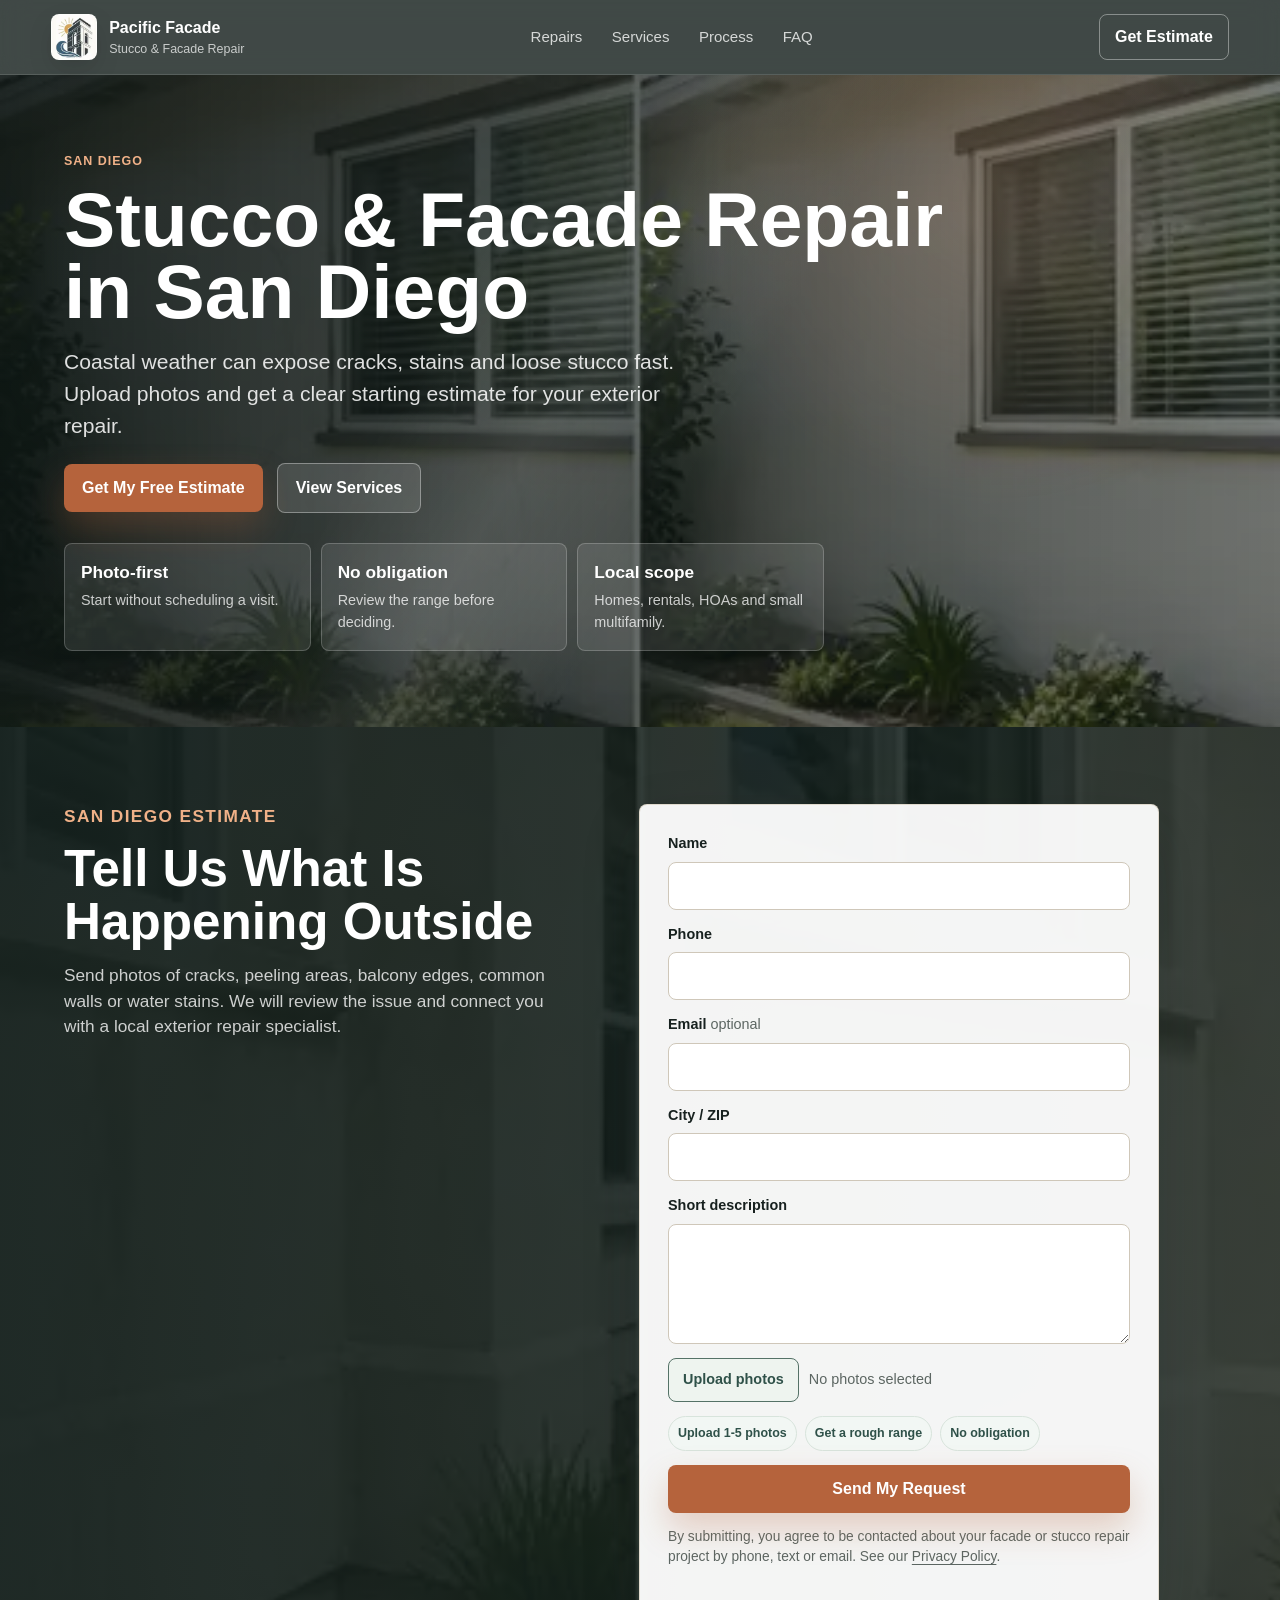
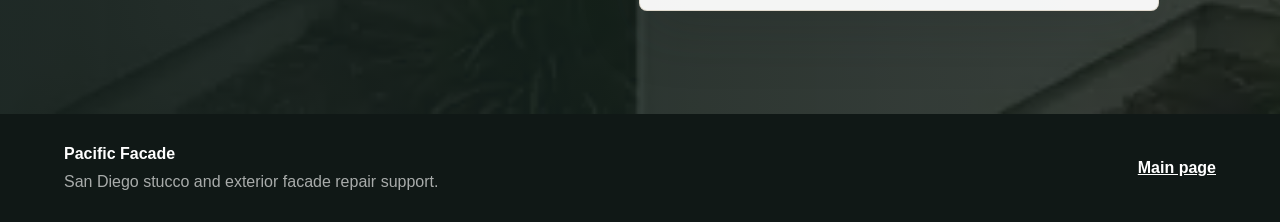
<file: locations/san-diego.html>
<!doctype html>
<html lang="en">
  <head>
    <!-- Google Tag Manager -->
    <script>(function(w,d,s,l,i){w[l]=w[l]||[];w[l].push({'gtm.start':
    new Date().getTime(),event:'gtm.js'});var f=d.getElementsByTagName(s)[0],
    j=d.createElement(s),dl=l!='dataLayer'?'&l='+l:'';j.async=true;j.src=
    'https://www.googletagmanager.com/gtm.js?id='+i+dl;f.parentNode.insertBefore(j,f);
    })(window,document,'script','dataLayer','GTM-TNQ2K6FK');</script>
    <!-- End Google Tag Manager -->
    <meta charset="utf-8">
    <meta name="viewport" content="width=device-width, initial-scale=1">
    <title>Stucco & Facade Repair in San Diego | Pacific Facade</title>
    <meta name="description" content="Send photos for a San Diego stucco and facade repair estimate. Pacific Facade helps with exterior cracks, water stains, peeling stucco and small HOA repairs.">
    <link rel="icon" type="image/svg+xml" href="../assets/favicon.svg">
    <link rel="stylesheet" href="../styles.css">
    <link rel="stylesheet" href="../overrides.css">
  </head>
  <body>
    <!-- Google Tag Manager (noscript) -->
    <noscript><iframe src="https://www.googletagmanager.com/ns.html?id=GTM-TNQ2K6FK"
    height="0" width="0" style="display:none;visibility:hidden"></iframe></noscript>
    <!-- End Google Tag Manager (noscript) -->
    <header class="site-header">
      <a class="brand" href="../index.html">
        <span class="brand-logo-wrap" aria-hidden="true">
          <img class="brand-logo" src="../assets/pacific-facade-mark.webp" alt="">
        </span>
        <span><strong>Pacific Facade</strong><small>Stucco &amp; Facade Repair</small></span>
      </a>
      <nav class="nav-links">
        <a href="../index.html#repairs">Repairs</a>
        <a href="../index.html#services">Services</a>
        <a href="../index.html#process">Process</a>
        <a href="../index.html#faq">FAQ</a>
      </nav>
      <a class="header-cta" href="#estimate">Get Estimate</a>
    </header>

    <main>
      <section class="hero location-hero">
        <div class="hero-content">
          <p class="eyebrow">San Diego</p>
          <h1>Stucco &amp; Facade Repair in San Diego</h1>
          <p class="hero-subtitle">Coastal weather can expose cracks, stains and loose stucco fast. Upload photos and get a clear starting estimate for your exterior repair.</p>
          <div class="hero-actions">
            <a class="button button-primary" href="#estimate">Get My Free Estimate</a>
            <a class="button button-secondary" href="../index.html#services">View Services</a>
          </div>
          <div class="hero-trust" aria-label="Estimate advantages">
            <div><strong>Photo-first</strong><span>Start without scheduling a visit.</span></div>
            <div><strong>No obligation</strong><span>Review the range before deciding.</span></div>
            <div><strong>Local scope</strong><span>Homes, rentals, HOAs and small multifamily.</span></div>
          </div>
        </div>
      </section>

      <section class="section compact-section bottom-cta" id="estimate">
        <div class="bottom-copy">
          <p class="eyebrow">San Diego estimate</p>
          <h2>Tell Us What Is Happening Outside</h2>
          <p>Send photos of cracks, peeling areas, balcony edges, common walls or water stains. We will review the issue and connect you with a local exterior repair specialist.</p>
        </div>
        <form class="lead-form" data-lead-form data-source="san-diego">
          <label><span>Name</span><input type="text" name="name" autocomplete="name" required></label>
          <label><span>Phone</span><input type="tel" name="phone" autocomplete="tel" required></label>
          <label><span>Email <em>optional</em></span><input type="email" name="email" autocomplete="email"></label>
          <label><span>City / ZIP</span><input type="text" name="cityZip" autocomplete="postal-code" required></label>
          <label><span>Short description</span><textarea name="description" rows="4" required></textarea></label>
          <label class="file-control">
            <input type="file" name="photos" accept="image/*" multiple>
            <span class="file-button">Upload photos</span>
            <span class="file-name" data-file-name>No photos selected</span>
          </label>
          <div class="form-perks" aria-label="Form benefits">
            <span>Upload 1-5 photos</span>
            <span>Get a rough range</span>
            <span>No obligation</span>
          </div>
          <button class="button button-primary form-submit" type="submit">Send My Request</button>
          <p class="form-note">By submitting, you agree to be contacted about your facade or stucco repair project by phone, text or email. See our <a href="../privacy.html">Privacy Policy</a>.</p>
          <p class="form-status" role="status" aria-live="polite"></p>
        </form>
      </section>
    </main>

    <a class="mobile-sticky-cta" href="#estimate" aria-label="Get a free stucco repair estimate">
      <strong>Get My Free Estimate</strong>
      <span>Upload photos in about 60 seconds</span>
    </a>

    <footer class="site-footer">
      <div><strong>Pacific Facade</strong><p>San Diego stucco and exterior facade repair support.</p></div>
      <a href="../index.html">Main page</a>
    </footer>
    <script src="../script.js"></script>
  </body>
</html>
</file>
<file: styles.css>
:root {
  --ink: #17211f;
  --muted-ink: #5c6662;
  --paper: #fbfaf6;
  --surface: #ffffff;
  --sand: #eee6d7;
  --sage: #557267;
  --sage-dark: #2f5149;
  --clay: #b5633c;
  --ocean: #2e6f7e;
  --line: #ded8ca;
  --shadow: 0 22px 60px rgba(23, 33, 31, 0.16);
  --shadow-strong: 0 30px 90px rgba(11, 22, 19, 0.28);
  --radius: 8px;
}

* {
  box-sizing: border-box;
}

html {
  scroll-behavior: smooth;
}

body {
  margin: 0;
  color: var(--ink);
  background: var(--paper);
  font-family: Arial, Helvetica, sans-serif;
  line-height: 1.5;
}

body::selection {
  color: #fff;
  background: var(--sage-dark);
}

img {
  display: block;
  max-width: 100%;
}

a {
  color: inherit;
}

.site-header {
  position: sticky;
  top: 0;
  z-index: 20;
  display: flex;
  align-items: center;
  justify-content: space-between;
  gap: 24px;
  padding: 14px clamp(18px, 4vw, 56px);
  color: #fff;
  background: rgba(23, 33, 31, 0.82);
  backdrop-filter: blur(14px);
  border-bottom: 1px solid rgba(255, 255, 255, 0.12);
}

.brand {
  display: inline-flex;
  align-items: center;
  gap: 12px;
  min-width: max-content;
  text-decoration: none;
}

.brand-mark {
  display: inline-grid;
  width: 42px;
  height: 42px;
  place-items: center;
  border: 1px solid rgba(255, 255, 255, 0.52);
  border-radius: var(--radius);
  color: #fff;
  background: rgba(255, 255, 255, 0.12);
  font-weight: 800;
  transition: transform 180ms ease, background 180ms ease;
}

.brand:hover .brand-mark {
  transform: rotate(-2deg) scale(1.03);
  background: rgba(255, 255, 255, 0.18);
}

.brand strong,
.brand small {
  display: block;
}

.brand small {
  color: rgba(255, 255, 255, 0.72);
  font-size: 0.78rem;
}

.nav-links {
  display: flex;
  align-items: center;
  gap: clamp(14px, 2.3vw, 30px);
  color: rgba(255, 255, 255, 0.78);
  font-size: 0.94rem;
}

.nav-links a,
.header-cta {
  text-decoration: none;
}

.nav-links a {
  position: relative;
}

.nav-links a::after {
  content: "";
  position: absolute;
  left: 0;
  right: 0;
  bottom: -8px;
  height: 2px;
  background: #f0b188;
  transform: scaleX(0);
  transform-origin: left;
  transition: transform 180ms ease;
}

.nav-links a:hover::after {
  transform: scaleX(1);
}

.header-cta {
  min-width: max-content;
  padding: 10px 15px;
  border: 1px solid rgba(255, 255, 255, 0.38);
  border-radius: var(--radius);
  color: #fff;
  font-weight: 700;
  transition: background 180ms ease, border-color 180ms ease, transform 180ms ease;
}

.header-cta:hover {
  transform: translateY(-1px);
  background: rgba(255, 255, 255, 0.13);
  border-color: rgba(255, 255, 255, 0.62);
}

.hero {
  position: relative;
  overflow: hidden;
  display: grid;
  grid-template-columns: minmax(0, 1fr) minmax(320px, 440px);
  align-items: center;
  gap: clamp(28px, 5vw, 74px);
  min-height: calc(100svh - 84px);
  padding: clamp(36px, 6vw, 90px) clamp(18px, 5vw, 74px);
  color: #fff;
  background:
    linear-gradient(90deg, rgba(14, 23, 21, 0.9) 0%, rgba(14, 23, 21, 0.72) 46%, rgba(14, 23, 21, 0.5) 100%),
    url("assets/stucco-cracks-before-after-480q30.webp") center / cover no-repeat;
}

.hero::before {
  content: "";
  position: absolute;
  inset: 0;
  pointer-events: none;
  background:
    linear-gradient(120deg, transparent 0 35%, rgba(255, 255, 255, 0.13) 45%, transparent 56%),
    radial-gradient(circle at 78% 18%, rgba(240, 177, 136, 0.28), transparent 28%);
  opacity: 0.72;
  animation: heroSheen 8s ease-in-out infinite alternate;
}

.hero > * {
  position: relative;
  z-index: 1;
}

.hero-content {
  max-width: 760px;
  animation: heroEnter 700ms ease both;
}

.eyebrow {
  margin: 0 0 12px;
  color: var(--clay);
  font-size: 0.78rem;
  font-weight: 800;
  letter-spacing: 0.08em;
  text-transform: uppercase;
}

.hero .eyebrow {
  color: #f0b188;
}

h1,
h2,
h3,
p {
  margin-top: 0;
}

h1 {
  max-width: 760px;
  margin-bottom: 18px;
  font-size: clamp(2.7rem, 6vw, 5.7rem);
  line-height: 0.95;
  letter-spacing: 0;
}

h2 {
  margin-bottom: 14px;
  font-size: clamp(2rem, 4vw, 3.4rem);
  line-height: 1.04;
  letter-spacing: 0;
}

h3 {
  margin-bottom: 8px;
  font-size: 1.12rem;
  line-height: 1.25;
}

.hero-subtitle {
  max-width: 640px;
  margin-bottom: 22px;
  color: rgba(255, 255, 255, 0.86);
  font-size: clamp(1.08rem, 2vw, 1.32rem);
}

.hero-points {
  display: grid;
  gap: 12px;
  max-width: 700px;
  margin: 0 0 30px;
  padding: 0;
  list-style: none;
}

.hero-points li {
  position: relative;
  padding-left: 34px;
  color: rgba(255, 255, 255, 0.9);
}

.hero-points li::before {
  content: "";
  position: absolute;
  left: 0;
  top: 3px;
  width: 20px;
  height: 20px;
  border-radius: 50%;
  background: var(--clay);
  box-shadow: inset 0 0 0 6px rgba(255, 255, 255, 0.2);
}

.hero-actions,
.inline-cta {
  display: flex;
  flex-wrap: wrap;
  align-items: center;
  gap: 14px;
}

.hero-trust {
  display: grid;
  grid-template-columns: repeat(3, minmax(0, 1fr));
  gap: 10px;
  max-width: 760px;
  margin-top: 30px;
}

.hero-trust div {
  min-height: 92px;
  padding: 16px;
  border: 1px solid rgba(255, 255, 255, 0.2);
  border-radius: var(--radius);
  background: rgba(255, 255, 255, 0.1);
  backdrop-filter: blur(10px);
}

.hero-trust strong,
.hero-trust span {
  display: block;
}

.hero-trust strong {
  margin-bottom: 4px;
  font-size: 1.08rem;
}

.hero-trust span {
  color: rgba(255, 255, 255, 0.76);
  font-size: 0.9rem;
}

.button {
  display: inline-flex;
  align-items: center;
  justify-content: center;
  min-height: 48px;
  padding: 12px 18px;
  border: 0;
  border-radius: var(--radius);
  cursor: pointer;
  font: inherit;
  font-weight: 800;
  text-decoration: none;
  position: relative;
  overflow: hidden;
  transition: transform 160ms ease, background 160ms ease, border-color 160ms ease, box-shadow 160ms ease;
}

.button:hover {
  transform: translateY(-1px);
}

.button-primary {
  color: #fff;
  background: var(--clay);
  box-shadow: 0 16px 34px rgba(181, 99, 60, 0.28);
}

.button-primary:hover {
  background: #9e4f2e;
  box-shadow: 0 18px 40px rgba(181, 99, 60, 0.36);
}

.button-secondary {
  color: #fff;
  background: rgba(255, 255, 255, 0.12);
  border: 1px solid rgba(255, 255, 255, 0.35);
}

.lead-form {
  display: grid;
  gap: 14px;
  padding: clamp(18px, 3vw, 28px);
  border: 1px solid rgba(222, 216, 202, 0.9);
  border-radius: var(--radius);
  color: var(--ink);
  background: rgba(255, 255, 255, 0.95);
  box-shadow: var(--shadow);
  animation: formEnter 780ms 120ms ease both;
}

.hero-form {
  align-self: center;
  transform-origin: center right;
}

.form-heading h2 {
  margin-bottom: 5px;
  font-size: 1.55rem;
}

.form-kicker {
  width: max-content;
  max-width: 100%;
  margin-bottom: 8px;
  padding: 6px 10px;
  border-radius: 999px;
  color: var(--sage-dark);
  background: #e6f0ea;
  font-size: 0.78rem;
  font-weight: 900;
  text-transform: uppercase;
  letter-spacing: 0.06em;
}

.form-heading p,
.form-note,
.form-status,
.section-heading p,
.card-body p,
.service-grid p,
.timeline p,
.trust-grid p,
.site-footer p {
  color: var(--muted-ink);
}

label {
  display: grid;
  gap: 7px;
  font-weight: 800;
  transition: color 160ms ease;
}

label:focus-within {
  color: var(--ocean);
}

label span {
  font-size: 0.9rem;
}

label em {
  color: var(--muted-ink);
  font-style: normal;
  font-weight: 500;
}

input,
textarea {
  width: 100%;
  min-height: 46px;
  border: 1px solid #cfc7b9;
  border-radius: var(--radius);
  padding: 11px 12px;
  color: var(--ink);
  background: #fff;
  font: inherit;
  transition: border-color 160ms ease, box-shadow 160ms ease, transform 160ms ease;
}

textarea {
  resize: vertical;
}

input:focus,
textarea:focus {
  outline: 3px solid rgba(46, 111, 126, 0.22);
  border-color: var(--ocean);
  box-shadow: 0 10px 24px rgba(46, 111, 126, 0.09);
}

.file-control {
  grid-template-columns: auto minmax(0, 1fr);
  align-items: center;
  gap: 10px;
  font-weight: 700;
}

.file-control input {
  position: absolute;
  width: 1px;
  height: 1px;
  overflow: hidden;
  clip: rect(0 0 0 0);
}

.file-button {
  display: inline-flex;
  align-items: center;
  justify-content: center;
  min-height: 44px;
  padding: 10px 14px;
  border: 1px solid var(--sage);
  border-radius: var(--radius);
  color: var(--sage-dark);
  background: #eef4ef;
  transition: transform 160ms ease, background 160ms ease;
}

.file-control:hover .file-button {
  transform: translateY(-1px);
  background: #e1ece5;
}

.file-name {
  min-width: 0;
  color: var(--muted-ink);
  font-size: 0.9rem;
  font-weight: 500;
  overflow-wrap: anywhere;
}

.form-submit {
  width: 100%;
}

.form-perks {
  display: flex;
  flex-wrap: wrap;
  gap: 8px;
}

.form-perks span {
  padding: 7px 9px;
  border: 1px solid #d8e4dc;
  border-radius: 999px;
  color: var(--sage-dark);
  background: #f2f7f4;
  font-size: 0.78rem;
  font-weight: 800;
}

.form-note,
.form-status {
  margin: 0;
  font-size: 0.86rem;
}

.form-status.success {
  color: var(--sage-dark);
  font-weight: 800;
}

.form-status.error {
  color: #9d2f26;
  font-weight: 800;
}

.proof-strip {
  display: grid;
  grid-template-columns: repeat(3, 1fr);
  gap: 1px;
  background: var(--line);
}

.proof-strip div {
  padding: 22px clamp(18px, 4vw, 56px);
  background: var(--surface);
  transition: transform 180ms ease, box-shadow 180ms ease;
}

.proof-strip div:hover {
  transform: translateY(-2px);
  box-shadow: 0 16px 38px rgba(23, 33, 31, 0.08);
}

.proof-strip strong,
.proof-strip span {
  display: block;
}

.proof-strip span {
  color: var(--muted-ink);
  font-size: 0.94rem;
}

.section {
  padding: clamp(58px, 8vw, 108px) clamp(18px, 5vw, 74px);
}

.muted {
  background: #f1eee6;
}

.section-heading {
  max-width: 850px;
  margin-bottom: clamp(26px, 4vw, 46px);
}

.section-heading p {
  max-width: 760px;
  font-size: 1.05rem;
}

.repair-grid {
  display: grid;
  grid-template-columns: repeat(3, minmax(0, 1fr));
  gap: 18px;
}

.repair-card,
.service-grid article,
.trust-grid article,
.timeline article,
.faq-list details {
  border: 1px solid var(--line);
  border-radius: var(--radius);
  background: var(--surface);
}

.repair-card {
  overflow: hidden;
  box-shadow: 0 14px 36px rgba(23, 33, 31, 0.07);
  transition: transform 220ms ease, box-shadow 220ms ease, border-color 220ms ease;
}

.repair-card:hover {
  transform: translateY(-5px);
  border-color: rgba(85, 114, 103, 0.45);
  box-shadow: var(--shadow);
}

.repair-media {
  position: relative;
  overflow: hidden;
}

.repair-media img {
  width: 100%;
  aspect-ratio: 16 / 9;
  object-fit: cover;
  transition: transform 360ms ease;
}

.repair-card:hover .repair-media img {
  transform: scale(1.035);
}

.before-badge,
.after-badge {
  position: absolute;
  top: 12px;
  padding: 6px 10px;
  border-radius: 999px;
  color: #fff;
  background: rgba(18, 26, 24, 0.78);
  backdrop-filter: blur(8px);
  font-size: 0.76rem;
  font-weight: 900;
}

.before-badge {
  left: 12px;
}

.after-badge {
  right: 12px;
  background: rgba(47, 81, 73, 0.86);
}

.card-body {
  padding: 18px;
}

.card-label {
  margin-bottom: 12px;
  color: var(--sage-dark);
  font-weight: 900;
}

.inline-cta {
  justify-content: space-between;
  margin-top: 28px;
  padding: 18px;
  border: 1px solid var(--line);
  border-radius: var(--radius);
  background: var(--surface);
  box-shadow: 0 16px 38px rgba(23, 33, 31, 0.08);
}

.inline-cta p {
  margin: 0;
  color: var(--ink);
  font-weight: 800;
}

.service-grid {
  display: grid;
  grid-template-columns: repeat(5, minmax(0, 1fr));
  gap: 14px;
}

.service-grid article,
.trust-grid article {
  padding: 20px;
  transition: transform 180ms ease, box-shadow 180ms ease, border-color 180ms ease;
}

.service-grid article:hover,
.trust-grid article:hover,
.timeline article:hover,
.area-links a:hover,
.faq-list details:hover {
  transform: translateY(-3px);
  border-color: rgba(85, 114, 103, 0.48);
  box-shadow: 0 18px 46px rgba(23, 33, 31, 0.1);
}

.icon {
  display: inline-grid;
  width: 42px;
  height: 42px;
  place-items: center;
  margin-bottom: 16px;
  border-radius: var(--radius);
  color: #fff;
  background: var(--sage-dark);
  font-size: 0.78rem;
  font-weight: 900;
  transition: transform 180ms ease, background 180ms ease;
}

.service-grid article:hover .icon {
  transform: rotate(-3deg) scale(1.05);
  background: var(--ocean);
}

.process {
  background: var(--paper);
}

.timeline {
  display: grid;
  grid-template-columns: repeat(4, minmax(0, 1fr));
  gap: 14px;
}

.timeline article {
  position: relative;
  padding: 22px;
  overflow: hidden;
  transition: transform 180ms ease, box-shadow 180ms ease, border-color 180ms ease;
}

.timeline article::after {
  content: "";
  position: absolute;
  inset: auto 22px 0;
  height: 3px;
  background: var(--clay);
  transform: scaleX(0);
  transform-origin: left;
  transition: transform 220ms ease;
}

.timeline article:hover::after {
  transform: scaleX(1);
}

.timeline span {
  display: inline-grid;
  width: 36px;
  height: 36px;
  place-items: center;
  margin-bottom: 18px;
  border-radius: 50%;
  color: #fff;
  background: var(--ocean);
  font-weight: 900;
}

.trust {
  color: #fff;
  background: var(--sage-dark);
  background:
    linear-gradient(135deg, rgba(47, 81, 73, 0.98), rgba(23, 33, 31, 0.96)),
    radial-gradient(circle at 82% 8%, rgba(240, 177, 136, 0.2), transparent 24%);
}

.trust .eyebrow,
.bottom-cta .eyebrow {
  color: #f0b188;
}

.trust .section-heading p,
.trust-grid p {
  color: rgba(255, 255, 255, 0.72);
}

.trust-grid {
  display: grid;
  grid-template-columns: repeat(4, minmax(0, 1fr));
  gap: 14px;
}

.trust-grid article {
  border-color: rgba(255, 255, 255, 0.18);
  background: rgba(255, 255, 255, 0.08);
}

.service-area {
  background: var(--paper);
}

.area-links {
  display: grid;
  grid-template-columns: repeat(3, minmax(0, 1fr));
  gap: 14px;
}

.area-links a {
  padding: 20px;
  border: 1px solid var(--line);
  border-radius: var(--radius);
  color: var(--sage-dark);
  background: #fff;
  font-weight: 900;
  text-decoration: none;
  transition: transform 180ms ease, box-shadow 180ms ease, border-color 180ms ease, color 180ms ease;
}

.area-links a:hover {
  color: var(--ocean);
}

.faq-list {
  display: grid;
  gap: 12px;
  max-width: 980px;
}

.faq-list details {
  padding: 0 18px;
  transition: transform 180ms ease, box-shadow 180ms ease, border-color 180ms ease;
}

.faq-list summary {
  cursor: pointer;
  padding: 18px 0;
  font-weight: 900;
}

.faq-list p {
  margin-bottom: 18px;
  color: var(--muted-ink);
}

.bottom-cta {
  display: grid;
  grid-template-columns: minmax(0, 0.9fr) minmax(320px, 520px);
  gap: clamp(28px, 5vw, 70px);
  align-items: start;
  color: #fff;
  background:
    linear-gradient(90deg, rgba(20, 32, 29, 0.94), rgba(20, 32, 29, 0.8)),
    url("assets/water-stains-before-after-480q30.webp") center / cover no-repeat;
}

.bottom-copy {
  position: sticky;
  top: 110px;
}

.bottom-copy p {
  max-width: 620px;
  color: rgba(255, 255, 255, 0.78);
  font-size: 1.08rem;
}

.site-footer {
  display: flex;
  align-items: center;
  justify-content: space-between;
  gap: 20px;
  padding: 28px clamp(18px, 5vw, 74px);
  color: #fff;
  background: #101816;
}

.site-footer p {
  margin: 4px 0 0;
  color: rgba(255, 255, 255, 0.64);
}

.site-footer a {
  color: #fff;
  font-weight: 800;
}

.mobile-sticky-cta {
  position: fixed;
  left: 16px;
  right: 16px;
  bottom: 14px;
  z-index: 30;
  display: none;
  padding: 12px 16px;
  border: 1px solid rgba(255, 255, 255, 0.34);
  border-radius: var(--radius);
  color: #fff;
  background: rgba(181, 99, 60, 0.96);
  box-shadow: var(--shadow-strong);
  text-align: center;
  text-decoration: none;
  transform: translateY(120%);
  transition: transform 220ms ease, opacity 220ms ease;
}

.mobile-sticky-cta strong,
.mobile-sticky-cta span {
  display: block;
}

.mobile-sticky-cta span {
  color: rgba(255, 255, 255, 0.82);
  font-size: 0.82rem;
}

.show-sticky-cta .mobile-sticky-cta {
  transform: translateY(0);
}

.hide-sticky-cta .mobile-sticky-cta {
  opacity: 0;
  pointer-events: none;
}

.reveal {
  opacity: 0;
  transform: translateY(24px);
  transition: opacity 560ms ease, transform 560ms ease;
  transition-delay: var(--reveal-delay, 0ms);
}

.reveal.is-visible {
  opacity: 1;
  transform: translateY(0);
}

@keyframes heroEnter {
  from {
    opacity: 0;
    transform: translateY(18px);
  }
  to {
    opacity: 1;
    transform: translateY(0);
  }
}

@keyframes formEnter {
  from {
    opacity: 0;
    transform: translateY(24px) scale(0.98);
  }
  to {
    opacity: 1;
    transform: translateY(0) scale(1);
  }
}

@keyframes heroSheen {
  from {
    transform: translateX(-4%);
    opacity: 0.45;
  }
  to {
    transform: translateX(4%);
    opacity: 0.8;
  }
}

.location-hero {
  min-height: 64svh;
  grid-template-columns: minmax(0, 1fr);
  align-items: end;
}

.location-hero .hero-content {
  max-width: 880px;
}

.compact-section {
  padding-top: clamp(44px, 6vw, 82px);
}

@media (max-width: 1120px) {
  .service-grid,
  .timeline,
  .trust-grid {
    grid-template-columns: repeat(2, minmax(0, 1fr));
  }

  .repair-grid {
    grid-template-columns: 1fr;
  }
}

@media (max-width: 860px) {
  .site-header {
    align-items: flex-start;
  }

  .nav-links {
    display: none;
  }

  .hero,
  .bottom-cta {
    grid-template-columns: 1fr;
  }

  .hero {
    min-height: auto;
  }

  .hero-form {
    align-self: stretch;
  }

  .proof-strip,
  .area-links {
    grid-template-columns: 1fr;
  }

  .hero-trust {
    grid-template-columns: 1fr;
  }

  .bottom-copy {
    position: static;
  }

  .mobile-sticky-cta {
    display: block;
  }

  body {
    padding-bottom: 84px;
  }
}

@media (max-width: 620px) {
  .site-header {
    padding: 12px 16px;
  }

  .brand small {
    display: none;
  }

  .header-cta {
    padding: 9px 12px;
    font-size: 0.9rem;
  }

  h1 {
    font-size: clamp(2.45rem, 16vw, 4rem);
  }

  .hero,
  .section {
    padding-inline: 16px;
  }

  .service-grid,
  .timeline,
  .trust-grid {
    grid-template-columns: 1fr;
  }

  .lead-form {
    padding: 16px;
  }

  .file-control {
    grid-template-columns: 1fr;
  }

  .site-footer {
    align-items: flex-start;
    flex-direction: column;
  }
}

@media (prefers-reduced-motion: reduce) {
  *,
  *::before,
  *::after {
    animation-duration: 1ms !important;
    animation-iteration-count: 1 !important;
    scroll-behavior: auto !important;
    transition-duration: 1ms !important;
  }

  .reveal {
    opacity: 1;
    transform: none;
  }
}
</file>
<file: overrides.css>
.brand-logo-wrap {
  display: inline-grid;
  width: 46px;
  height: 46px;
  flex: 0 0 46px;
  place-items: center;
  overflow: hidden;
  border: 1px solid rgba(255, 255, 255, 0.48);
  border-radius: var(--radius);
  background: #fbfaf6;
  box-shadow: 0 10px 24px rgba(0, 0, 0, 0.12);
  transition: transform 180ms ease, box-shadow 180ms ease;
}

.brand-logo {
  width: 100%;
  height: 100%;
  object-fit: cover;
}

.brand:hover .brand-logo-wrap {
  transform: rotate(-2deg) scale(1.03);
  box-shadow: 0 12px 30px rgba(0, 0, 0, 0.18);
}

.estimate-snapshot,
.photo-guide {
  display: grid;
  gap: 4px;
  padding: 12px;
  border: 1px solid #d8e4dc;
  border-radius: var(--radius);
  color: var(--sage-dark);
  background: #f6faf7;
}

.estimate-snapshot {
  grid-template-columns: minmax(0, 1fr) auto;
  align-items: center;
  background: #fff8f1;
  border-color: #ead0bd;
}

.estimate-snapshot span,
.estimate-snapshot small,
.photo-guide strong,
.photo-guide span {
  display: block;
}

.estimate-snapshot span {
  color: var(--muted-ink);
  font-size: 0.82rem;
  font-weight: 800;
}

.estimate-snapshot strong {
  color: var(--clay);
  font-size: 1.1rem;
  text-align: right;
}

.estimate-snapshot small {
  grid-column: 1 / -1;
  color: var(--muted-ink);
  font-size: 0.78rem;
}

.photo-guide strong {
  font-size: 0.88rem;
}

.photo-guide span {
  color: var(--muted-ink);
  font-size: 0.86rem;
  font-weight: 500;
}

.issue-strip {
  display: flex;
  flex-wrap: wrap;
  gap: 10px;
  margin: -12px 0 24px;
}

.issue-strip a {
  padding: 10px 13px;
  border: 1px solid var(--line);
  border-radius: 999px;
  color: var(--sage-dark);
  background: #fff;
  font-size: 0.9rem;
  font-weight: 900;
  text-decoration: none;
  transition: transform 160ms ease, border-color 160ms ease, box-shadow 160ms ease;
}

.issue-strip a:hover {
  transform: translateY(-2px);
  border-color: rgba(85, 114, 103, 0.48);
  box-shadow: 0 12px 28px rgba(23, 33, 31, 0.08);
}

.repair-photo {
  width: 100%;
  aspect-ratio: 16 / 9;
  background-image: url("assets/repair-gallery-sprite.webp");
  background-repeat: no-repeat;
  background-size: 200% 300%;
  transition: transform 360ms ease;
}

.repair-photo-window {
  background-position: 0 0;
}

.repair-photo-peeling {
  background-position: 100% 0;
}

.repair-photo-water {
  background-position: 0 50%;
}

.repair-photo-balcony {
  background-position: 100% 50%;
}

.repair-photo-foundation {
  background-position: 0 100%;
}

.repair-photo-entry {
  background-image: url("assets/repair-entry-cracks-before-after.webp");
  background-position: center;
  background-size: cover;
}

.repair-card:hover .repair-photo {
  transform: scale(1.035);
}

.site-footer .footer-disclaimer {
  max-width: 760px;
  margin-top: 10px;
  font-size: 0.8rem;
  line-height: 1.45;
}

.form-note a {
  color: inherit;
  text-decoration: underline;
  text-underline-offset: 3px;
}

.policy-content a {
  color: var(--sage-dark);
  font-weight: 800;
}

.footer-links {
  display: flex;
  flex-wrap: wrap;
  gap: 14px;
  align-items: center;
  justify-content: flex-end;
}

.simple-page {
  min-height: 100vh;
  background: var(--paper);
}

.simple-main {
  padding: clamp(96px, 12vw, 150px) clamp(18px, 5vw, 74px) clamp(56px, 8vw, 100px);
}

.simple-hero,
.policy-content {
  max-width: 860px;
  margin: 0 auto;
}

.simple-hero {
  color: var(--ink);
}

.simple-hero .hero-subtitle,
.policy-content p {
  color: var(--muted-ink);
}

.simple-hero .hero-trust {
  margin-top: 28px;
}

.policy-content {
  display: grid;
  gap: 18px;
  padding: clamp(24px, 4vw, 44px);
  border: 1px solid rgba(30, 43, 39, 0.12);
  border-radius: var(--radius);
  background: #fff;
  box-shadow: var(--shadow);
}

.policy-content h1,
.policy-content h2,
.policy-content p {
  margin: 0;
}

.policy-content h2 {
  margin-top: 10px;
  font-size: 1.22rem;
}

.policy-date {
  font-size: 0.92rem;
}

@media (min-width: 1180px) {
  .hero-content,
  .hero h1 {
    max-width: 960px;
  }
}

@media (max-width: 1120px) {
  .repair-grid {
    grid-template-columns: repeat(2, minmax(0, 1fr));
  }
}

@media (max-width: 620px) {
  .repair-grid,
  .estimate-snapshot {
    grid-template-columns: 1fr;
  }

  .estimate-snapshot strong {
    text-align: left;
  }
}
</file>
